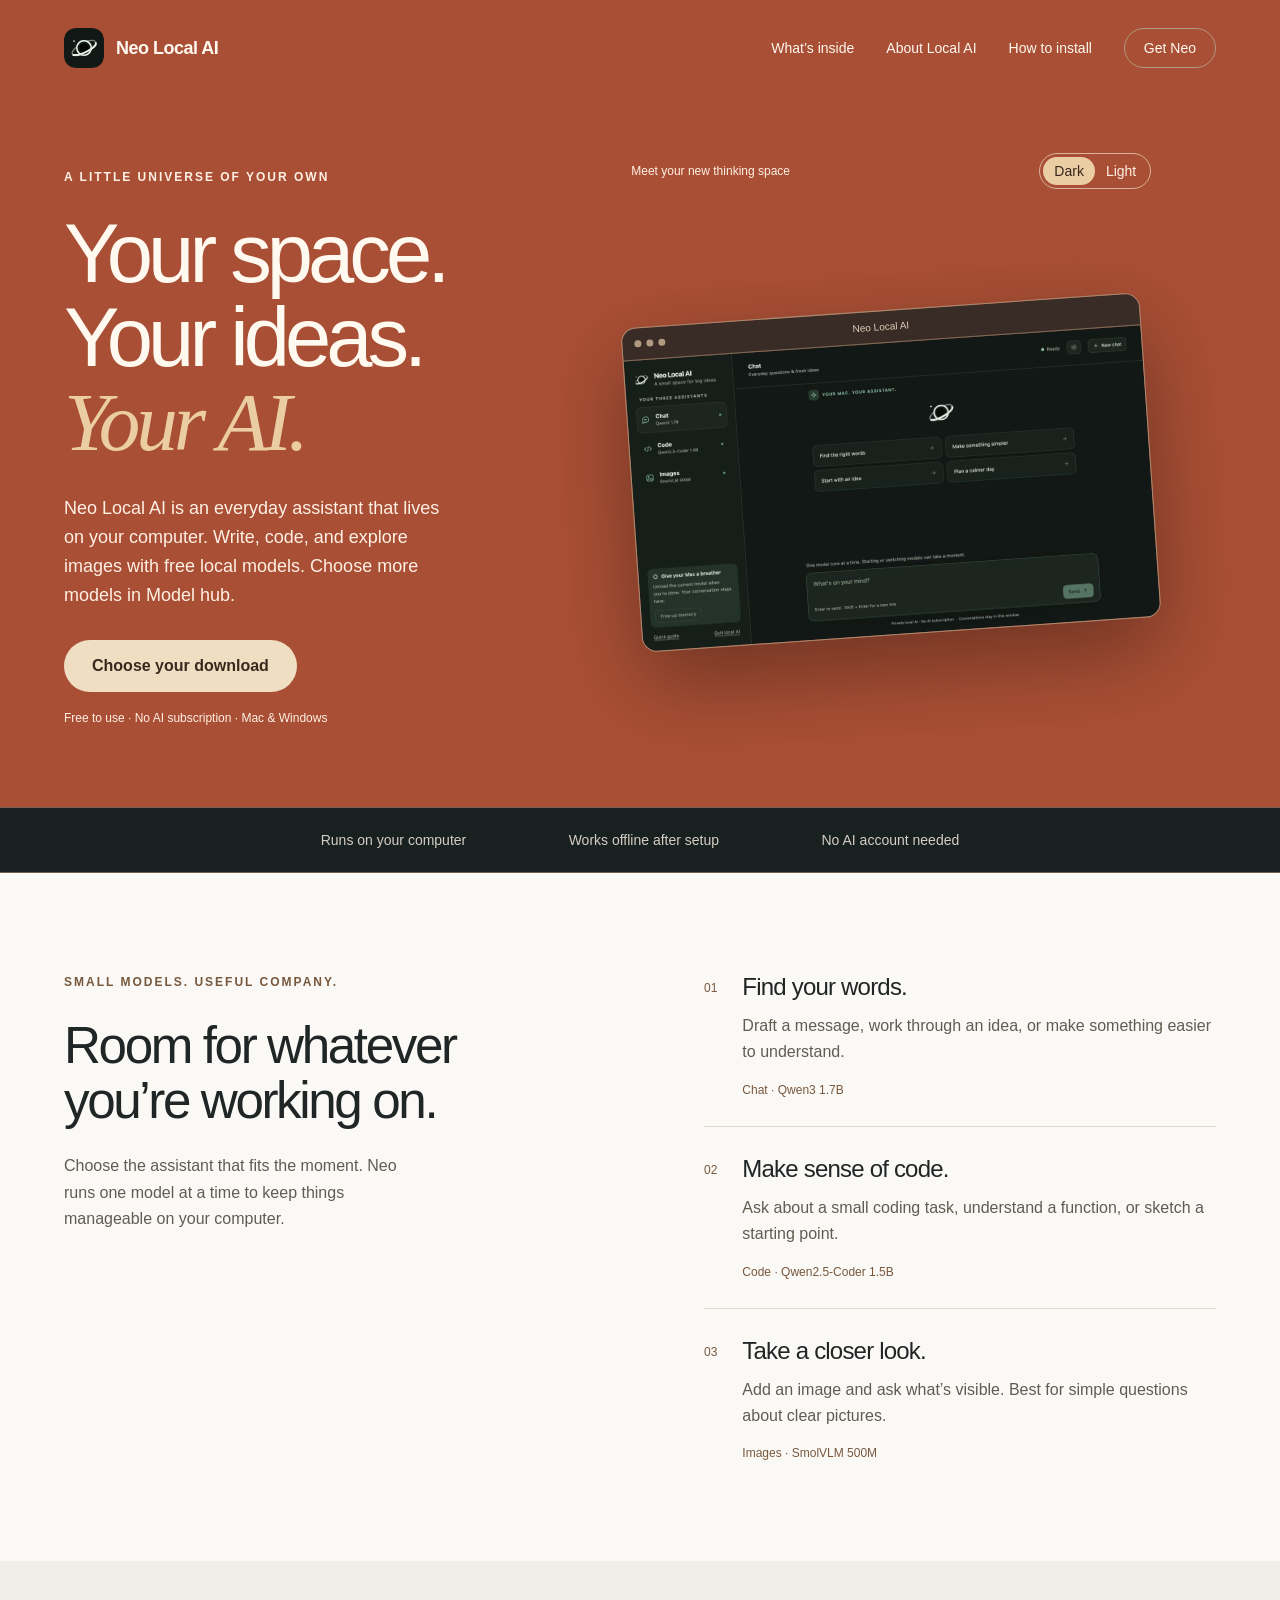
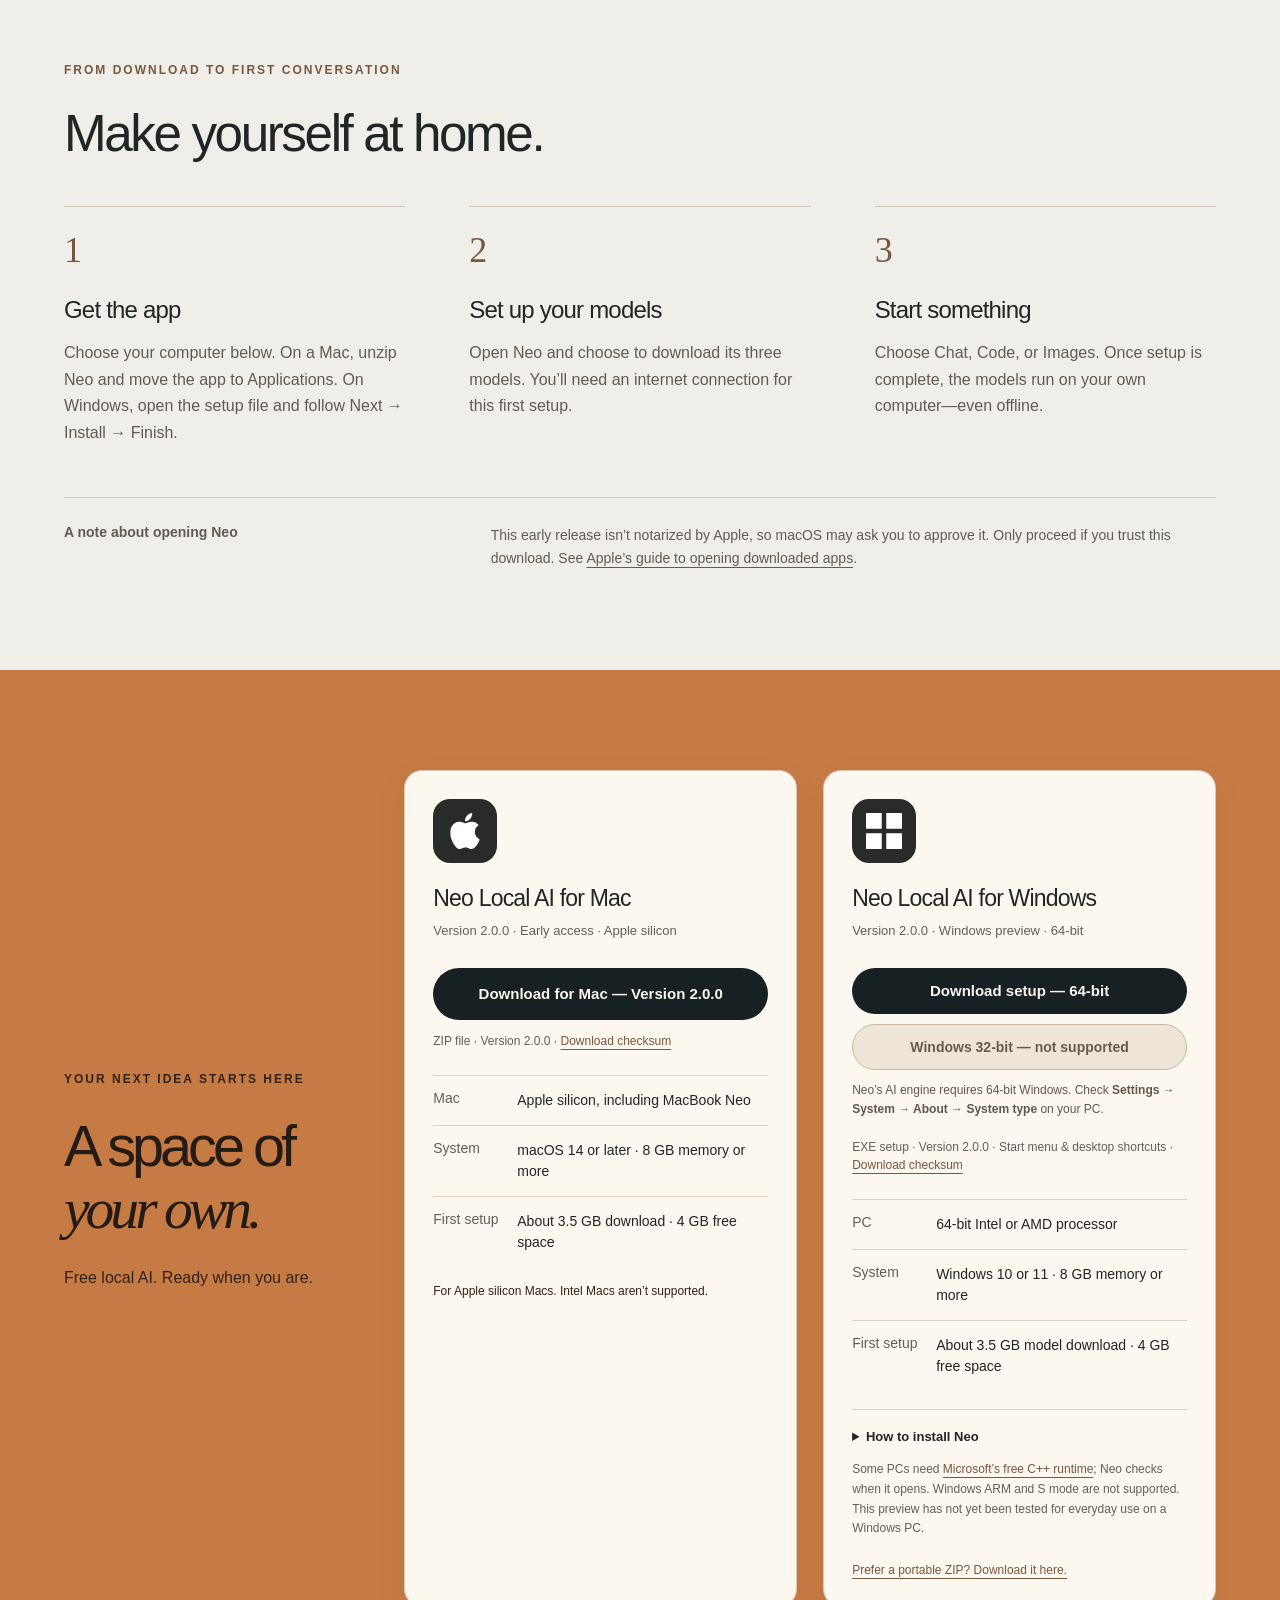
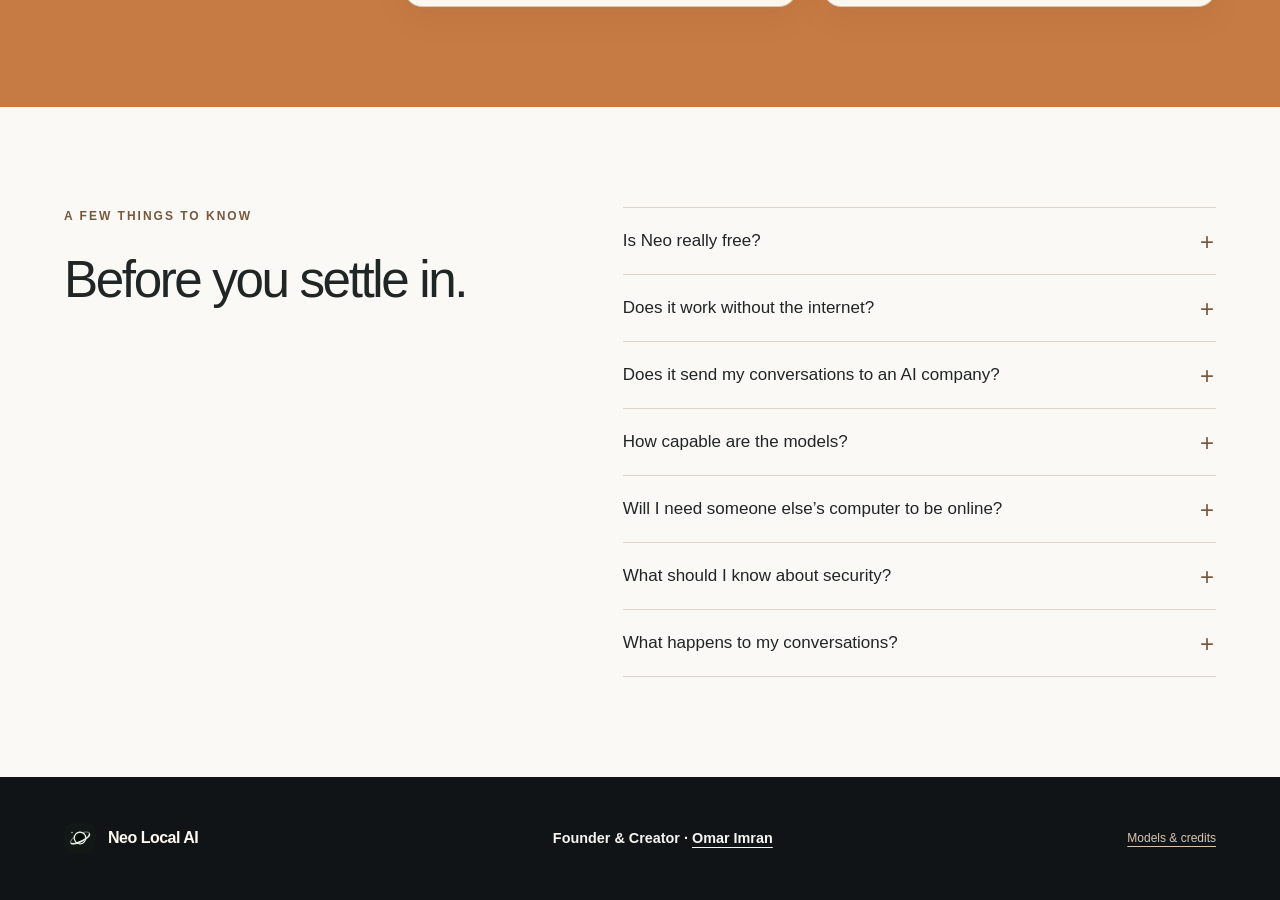
<file: index.html>
<!doctype html>
<html lang="en">
<head>
<meta charset="utf-8">
<meta http-equiv="Content-Security-Policy" content="default-src 'self'; connect-src 'none'; img-src 'self'; script-src 'self' 'sha256-h/8HFb5MToRf6qzF5IHjymlN5UshtxcSNbzQW0XjXA0='; style-src 'self'; object-src 'none'; frame-src 'none'; base-uri 'none'; form-action 'none'">
<meta name="referrer" content="strict-origin-when-cross-origin">
<meta name="viewport" content="width=device-width,initial-scale=1">
<meta name="theme-color" content="#A94F35">
<title>Neo Local AI — Free Offline AI for Mac &amp; Windows</title>
<meta name="description" content="Neo Local AI by Omar Imran. Download a free local AI assistant for chat, code and images. Works offline after setup. For Mac, with a Windows preview.">
<link rel="icon" type="image/svg+xml" href="assets/logo.svg"><link rel="stylesheet" href="style.css?v=burnt-sienna-1">
<link rel="stylesheet" href="ai-guide.css?v=1">
<link rel="stylesheet" href="device-install.css?v=4">
<link rel="canonical" href="https://neolocalai.isroot.in/">
<meta name="author" content="Omar Imran">
<meta name="application-name" content="Neo Local AI">
<meta name="robots" content="index, follow, max-image-preview:large">
<meta property="og:type" content="website">
<meta property="og:site_name" content="Neo Local AI">
<meta property="og:title" content="Neo Local AI — Free Offline AI for Mac &amp; Windows">
<meta property="og:description" content="Neo Local AI by Omar Imran. Download a free local AI assistant for chat, code and images. Works offline after setup. For Mac, with a Windows preview.">
<meta property="og:url" content="https://neolocalai.isroot.in/">
<meta property="og:image" content="https://neolocalai.isroot.in/assets/app-dark.png">
<meta property="og:image:alt" content="Neo Local AI with Chat, Code and Images assistants">
<meta name="twitter:card" content="summary_large_image">
<meta name="twitter:title" content="Neo Local AI — Free Offline AI for Mac &amp; Windows">
<meta name="twitter:description" content="Neo Local AI by Omar Imran. Download a free local AI assistant for chat, code and images. Works offline after setup. For Mac, with a Windows preview.">
<meta name="twitter:image" content="https://neolocalai.isroot.in/assets/app-dark.png">
<script type="application/ld+json">{"@context":"https://schema.org","@type":"WebSite","@id":"https://neolocalai.isroot.in/#website","url":"https://neolocalai.isroot.in/","name":"Neo Local AI","alternateName":"NeoLocalAI","description":"Neo Local AI by Omar Imran. Download a free local AI assistant for chat, code and images. Works offline after setup. For Mac, with a Windows preview.","publisher":{"@type":"Person","name":"Omar Imran"}}</script>
</head>
<body class="landing-page">
<header class="site-header"><a class="brand" href="#" aria-label="Neo Local AI home"><img src="assets/logo.svg" width="40" height="40" alt=""><span>Neo Local AI</span></a><nav aria-label="Main navigation"><a href="#inside">What’s inside</a><a class="nav-about-ai" href="about-ai.html">About Local AI</a><a href="#setup">How to install</a><a class="nav-download" href="#download">Get Neo</a></nav></header>
<main>
<section class="hero" aria-labelledby="hero-title">
<div class="hero-copy"><p class="eyebrow">A little universe of your own</p><h1 id="hero-title">Your space.<br>Your ideas.<br><em>Your AI.</em></h1><p class="hero-description">Neo Local AI is an everyday assistant that lives on your computer. Write, code, and explore images with free local models. Choose more models in Model hub.</p><a class="button primary" href="#download">Choose your download</a><p class="hero-meta">Free to use · No AI subscription · Mac &amp; Windows</p></div>
<div class="neo-preview" aria-label="Neo Local AI previews"><div class="preview-top"><span>Meet your new thinking space</span><div class="preview-switch" role="group" aria-label="App appearance preview"><button class="selected" type="button" data-theme="dark" aria-pressed="true">Dark</button><button type="button" data-theme="light" aria-pressed="false">Light</button></div></div><div class="device-preview-views"><div class="preview-panel is-active" id="preview-interface"><div class="app-window"><div class="window-top" aria-hidden="true"><span></span><span></span><span></span><b>Neo Local AI</b></div><img id="app-preview" src="assets/app-dark.png" width="694" height="681" alt="Neo Local AI interface in dark mode, with Chat, Code and Images assistants" fetchpriority="high"></div></div><div class="preview-panel device-stage" id="preview-devices" hidden aria-hidden="true"><img class="device-visual" src="assets/neo-devices.png" width="1536" height="1024" alt="Concept illustration of a laptop and phone displaying Neo Local AI. The phone is a browser preview, not a released mobile app." loading="eager" decoding="async"></div></div></div>
</section>
<div class="principles"><span>Runs on your computer</span><span>Works offline after setup</span><span>No AI account needed</span></div>
<section class="inside section" id="inside"><div class="section-intro"><p class="eyebrow">Small models. Useful company.</p><h2>Room for whatever<br>you’re working on.</h2><p>Choose the assistant that fits the moment. Neo runs one model at a time to keep things manageable on your computer.</p></div><div class="assistant-list"><article><span class="model-number">01</span><div><h3>Find your words.</h3><p>Draft a message, work through an idea, or make something easier to understand.</p><span class="model-name">Chat · Qwen3 1.7B</span></div></article><article><span class="model-number">02</span><div><h3>Make sense of code.</h3><p>Ask about a small coding task, understand a function, or sketch a starting point.</p><span class="model-name">Code · Qwen2.5-Coder 1.5B</span></div></article><article><span class="model-number">03</span><div><h3>Take a closer look.</h3><p>Add an image and ask what’s visible. Best for simple questions about clear pictures.</p><span class="model-name">Images · SmolVLM 500M</span></div></article></div></section>
<section class="setup section" id="setup"><div class="section-heading"><p class="eyebrow">From download to first conversation</p><h2>Make yourself at home.</h2></div><ol class="steps"><li><span>1</span><h3>Get the app</h3><p>Choose your computer below. On a Mac, unzip Neo and move the app to Applications. On Windows, open the setup file and follow Next → Install → Finish.</p></li><li><span>2</span><h3>Set up your models</h3><p>Open Neo and choose to download its three models. You’ll need an internet connection for this first setup.</p></li><li><span>3</span><h3>Start something</h3><p>Choose Chat, Code, or Images. Once setup is complete, the models run on your own computer—even offline.</p></li></ol><aside class="install-note"><strong>A note about opening Neo</strong><p>This early release isn’t notarized by Apple, so macOS may ask you to approve it. Only proceed if you trust this download. See <a href="https://support.apple.com/en-us/102445" target="_blank" rel="noopener noreferrer">Apple’s guide to opening downloaded apps</a>.</p></aside></section>
<!--
Apple icon: Bootstrap Icons v1.13.1.
Windows 11 symbol: four equal, front-facing squares drawn as SVG rectangles.
Sources: https://github.com/twbs/icons/blob/v1.13.1/icons/apple.svg
The redundant duplicate Apple path was omitted.

The MIT License (MIT)

Copyright (c) 2019-2024 The Bootstrap Authors

Permission is hereby granted, free of charge, to any person obtaining a copy
of this software and associated documentation files (the "Software"), to deal
in the Software without restriction, including without limitation the rights
to use, copy, modify, merge, publish, distribute, sublicense, and/or sell
copies of the Software, and to permit persons to whom the Software is
furnished to do so, subject to the following conditions:

The above copyright notice and this permission notice shall be included in
all copies or substantial portions of the Software.

THE SOFTWARE IS PROVIDED "AS IS", WITHOUT WARRANTY OF ANY KIND, EXPRESS OR
IMPLIED, INCLUDING BUT NOT LIMITED TO THE WARRANTIES OF MERCHANTABILITY,
FITNESS FOR A PARTICULAR PURPOSE AND NONINFRINGEMENT. IN NO EVENT SHALL THE
AUTHORS OR COPYRIGHT HOLDERS BE LIABLE FOR ANY CLAIM, DAMAGES OR OTHER
LIABILITY, WHETHER IN AN ACTION OF CONTRACT, TORT OR OTHERWISE, ARISING FROM,
OUT OF OR IN CONNECTION WITH THE SOFTWARE OR THE USE OR OTHER DEALINGS IN
THE SOFTWARE.
-->
<section class="download section" id="download"><div><p class="eyebrow">Your next idea starts here</p><h2>A space of<br><em>your own.</em></h2><p>Free local AI. Ready when you are.</p></div><div class="download-panel" id="mac-download"><span class="platform-mark apple-mark" aria-hidden="true"><svg xmlns="http://www.w3.org/2000/svg" width="36" height="36" viewBox="0 0 16 16" fill="currentColor" focusable="false"><path d="M11.182.008C11.148-.03 9.923.023 8.857 1.18c-1.066 1.156-.902 2.482-.878 2.516s1.52.087 2.475-1.258.762-2.391.728-2.43m3.314 11.733c-.048-.096-2.325-1.234-2.113-3.422s1.675-2.789 1.698-2.854-.597-.79-1.254-1.157a3.7 3.7 0 0 0-1.563-.434c-.108-.003-.483-.095-1.254.116-.508.139-1.653.589-1.968.607-.316.018-1.256-.522-2.267-.665-.647-.125-1.333.131-1.824.328-.49.196-1.422.754-2.074 2.237-.652 1.482-.311 3.83-.067 4.56s.625 1.924 1.273 2.796c.576.984 1.34 1.667 1.659 1.899s1.219.386 1.843.067c.502-.308 1.408-.485 1.766-.472.357.013 1.061.154 1.782.539.571.197 1.111.115 1.652-.105.541-.221 1.324-1.059 2.238-2.758q.52-1.185.473-1.282"/></svg></span><h3>Neo Local AI for Mac</h3><p class="release-label">Version 2.0.0 · Early access · Apple silicon</p><a class="button primary" id="release-download" href="downloads/Neo-Local-AI-2.0.0-Mac.zip" download>Download for Mac — Version 2.0.0</a><p id="release-status" class="download-detail">ZIP file · Version 2.0.0 · <a href="downloads/Neo-Local-AI-2.0.0-Mac.zip.sha256">Download checksum</a></p><dl><div><dt>Mac</dt><dd>Apple silicon, including MacBook Neo</dd></div><div><dt>System</dt><dd>macOS 14 or later · 8 GB memory or more</dd></div><div><dt>First setup</dt><dd>About 3.5 GB download · 4 GB free space</dd></div></dl><p class="platform-note">For Apple silicon Macs. Intel Macs aren’t supported.</p></div><div class="download-panel windows-panel" id="windows-download"><span class="platform-mark windows-mark" aria-hidden="true"><svg xmlns="http://www.w3.org/2000/svg" width="36" height="36" viewBox="0 0 16 16" fill="currentColor" focusable="false"><rect x="0" y="0" width="7" height="7"/><rect x="9" y="0" width="7" height="7"/><rect x="0" y="9" width="7" height="7"/><rect x="9" y="9" width="7" height="7"/></svg></span><h3>Neo Local AI for Windows</h3><p class="release-label">Version 2.0.0 · Windows preview · 64-bit</p><div class="windows-options"><a class="button primary" id="windows-release-download" href="downloads/Neo-Local-AI-2.0.0-Windows-x64-Setup.exe" download>Download setup — 64-bit</a><button class="not-supported" type="button" disabled aria-describedby="windows-architecture-note">Windows 32-bit — not supported</button></div><p class="architecture-help" id="windows-architecture-note">Neo’s AI engine requires 64-bit Windows. Check <strong>Settings → System → About → System type</strong> on your PC.</p><p id="windows-release-status" class="download-detail">EXE setup · Version 2.0.0 · Start menu &amp; desktop shortcuts · <a href="downloads/Neo-Local-AI-2.0.0-Windows-x64-Setup.exe.sha256">Download checksum</a></p><dl><div><dt>PC</dt><dd>64-bit Intel or AMD processor</dd></div><div><dt>System</dt><dd>Windows 10 or 11 · 8 GB memory or more</dd></div><div><dt>First setup</dt><dd>About 3.5 GB model download · 4 GB free space</dd></div></dl><details class="setup-help"><summary>How to install Neo</summary><ol><li>Download and open the setup file.</li><li>Choose Next, then Install.</li><li>Finish and open Neo from your desktop or Start menu.</li><li>Download the three models when Neo asks. After setup, they work offline.</li></ol><p>This is an unsigned preview. Windows may show an unknown-publisher warning. Only proceed if you trust this official download.</p></details><p class="platform-note">Some PCs need <a href="https://aka.ms/vc14/vc_redist.x64.exe">Microsoft’s free C++ runtime</a>; Neo checks when it opens. Windows ARM and S mode are not supported. This preview has not yet been tested for everyday use on a Windows PC.</p><a class="windows-portable" href="downloads/Neo-Local-AI-2.0.0-Windows-x64-preview.zip" download>Prefer a portable ZIP? Download it here.</a></div></section>
<section class="faq section" id="questions"><div class="section-heading"><p class="eyebrow">A few things to know</p><h2>Before you settle in.</h2></div><div class="questions"><details><summary>Is Neo really free?</summary><p>Neo uses freely available models running on your own hardware. There is no paid AI API, AI subscription, or Neo account. You use your own storage, electricity and internet connection for the initial downloads.</p></details><details><summary>Does it work without the internet?</summary><p>Yes, after the models finish downloading. Chat, code help and image questions run on your computer. Neo does not browse the web or automatically know current news.</p></details><details><summary>Does it send my conversations to an AI company?</summary><p>The local assistants process your messages and images on your computer. Model files are downloaded from Hugging Face during setup. This website does not collect your chats.</p></details><details><summary>How capable are the models?</summary><p>These are small models designed to fit modest hardware. They can make mistakes, particularly with complex reasoning, detailed images or longer tasks. Check important answers and review any code before using it.</p></details><details><summary>Will I need someone else’s computer to be online?</summary><p>No. Each person installs their own copy and models. Your conversations run on your computer, independently of the person who shared Neo with you.</p></details><details><summary>What should I know about security?</summary><p>This website provides downloads; it cannot access the AI or files on your computer. Use Neo on a personal computer with trusted users and programs. Neo blocks unrelated browser websites, but it does not isolate the app from other programs or user accounts on the same computer. Keep your operating system updated.</p></details><details><summary>What happens to my conversations?</summary><p>Owner conversations are saved locally in Neo 2.0. Open History to return to a chat, or export it as Markdown. Images and video frames are not saved in chat history.</p></details></div></section>
</main><footer><a class="brand" href="#"><img src="assets/logo.svg" width="32" height="32" alt=""><span>Neo Local AI</span></a><p class="footer-credit">Founder &amp; Creator · <a href="about.html">Omar Imran</a></p><a href="credits.html">Models &amp; credits</a></footer>

<script src="device-preview.js?v=3"></script>
</body></html>
</file>
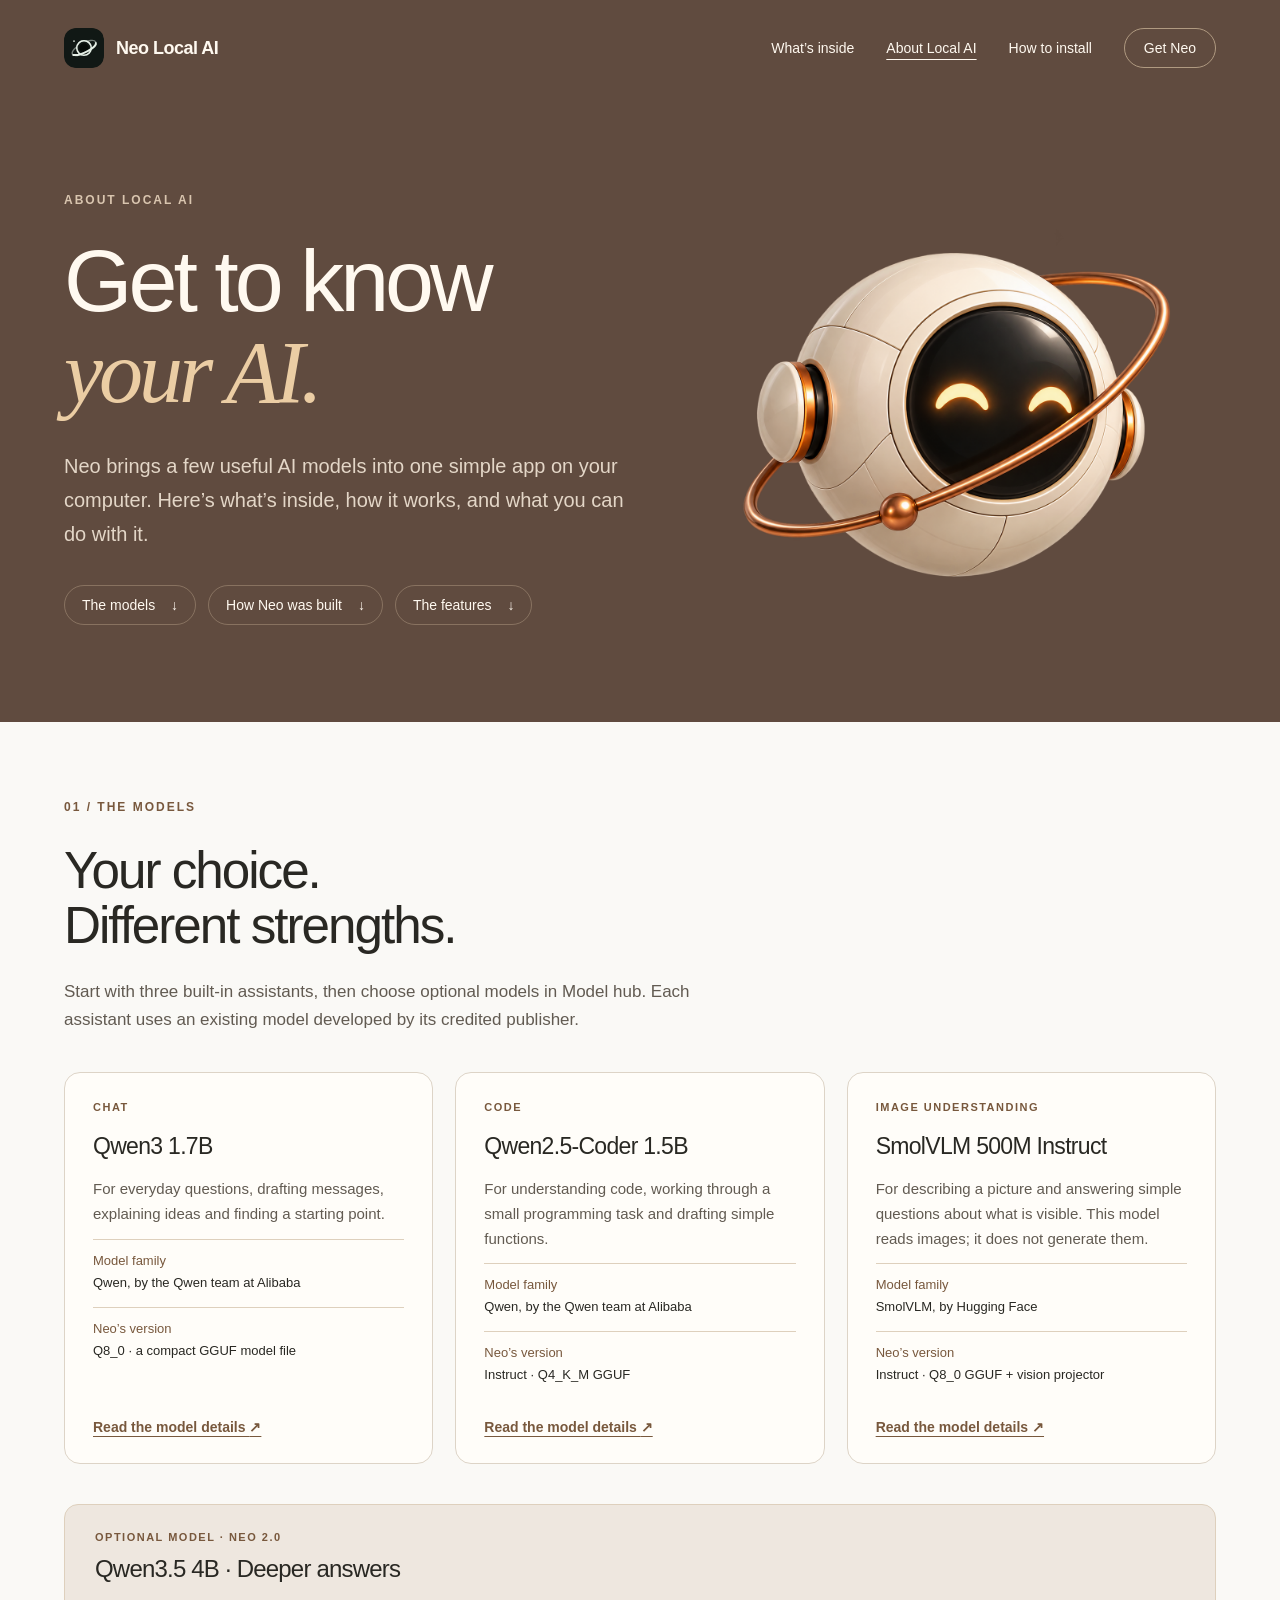
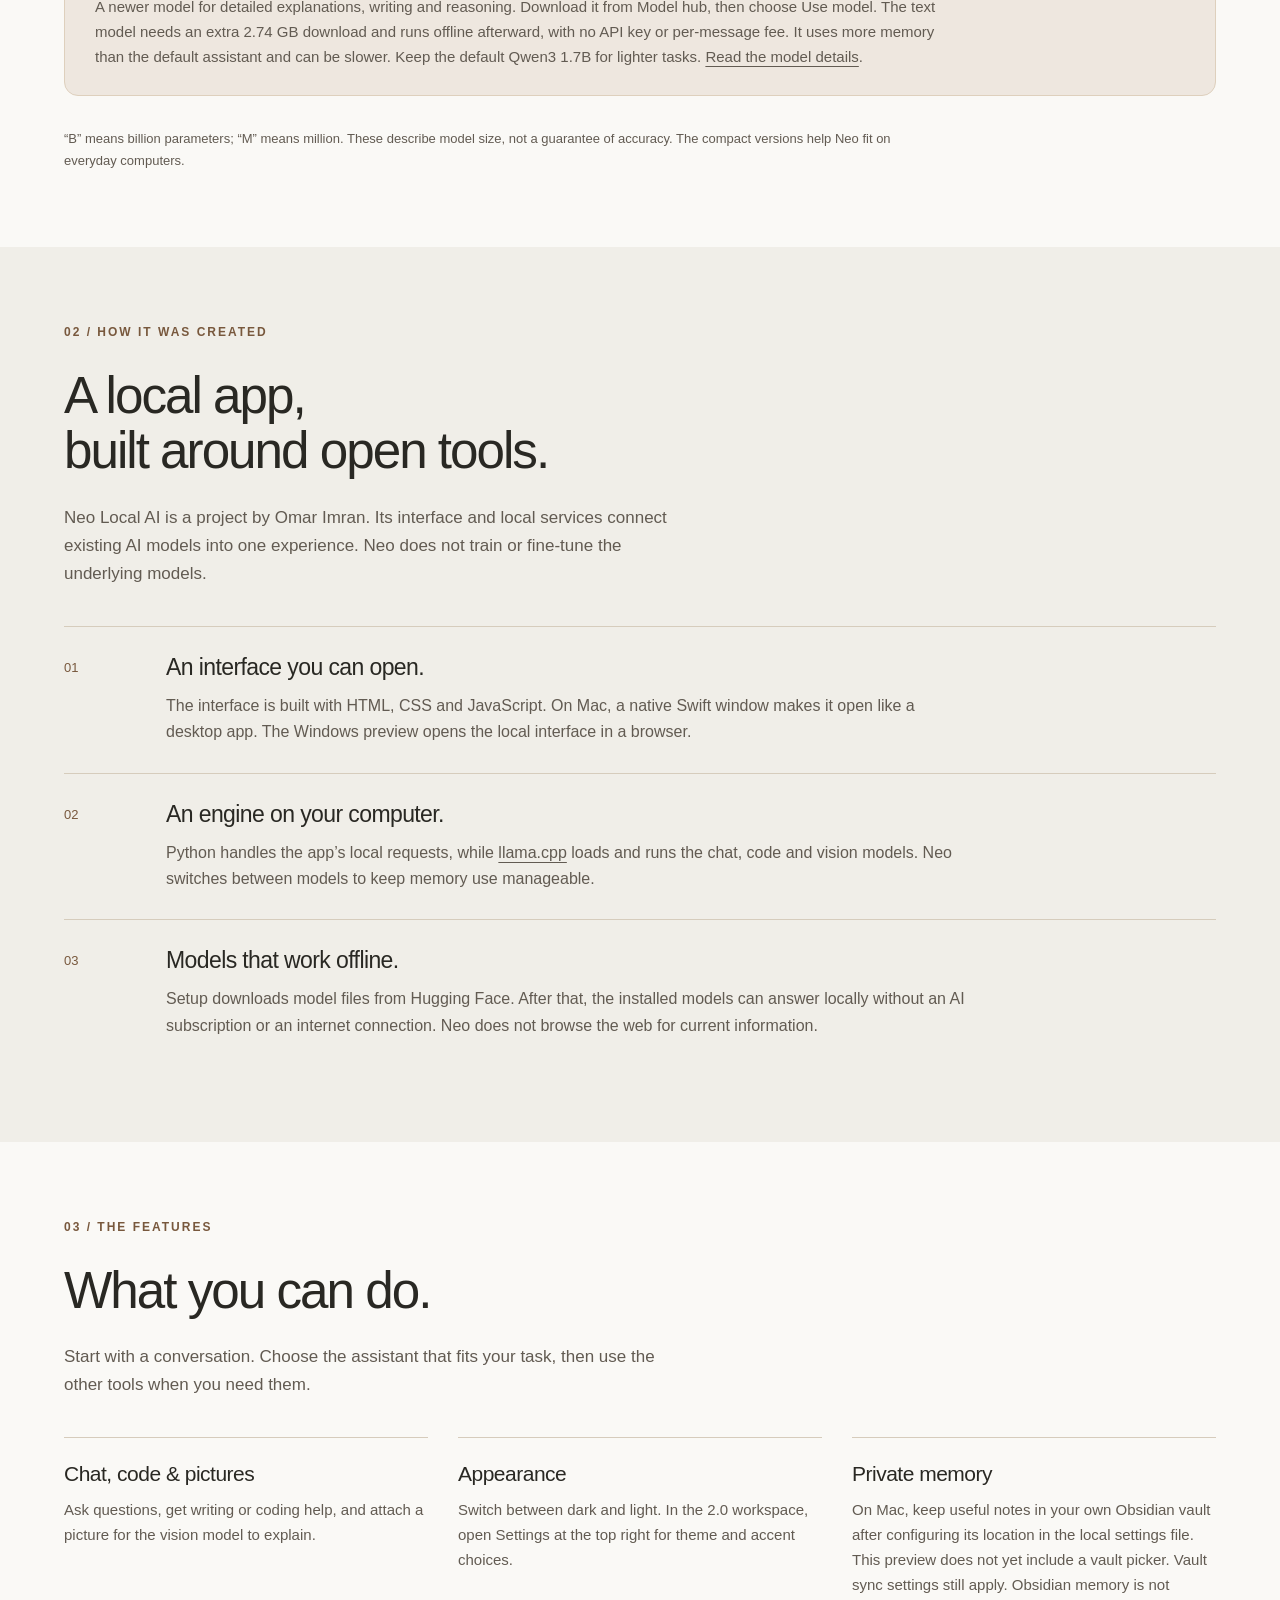
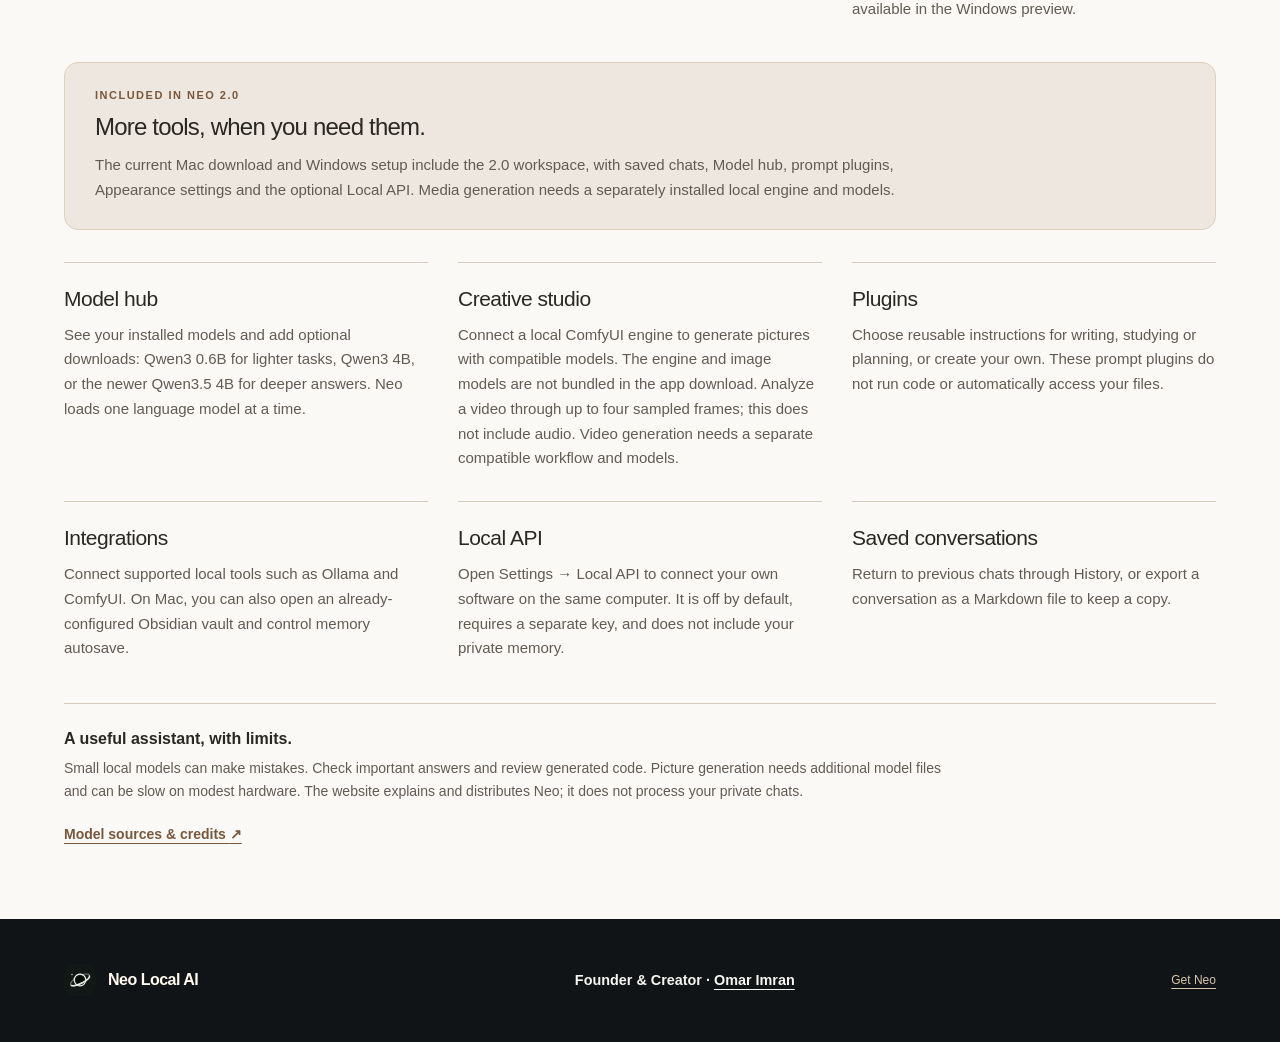
<file: about-ai.html>
<!doctype html>
<html lang="en">
<head>
  <meta charset="utf-8">
  <meta name="viewport" content="width=device-width,initial-scale=1">
  <meta http-equiv="Content-Security-Policy" content="default-src 'self'; connect-src 'none'; img-src 'self'; style-src 'self'; script-src 'none'; object-src 'none'; frame-src 'none'; base-uri 'none'; form-action 'none'">
  <meta name="referrer" content="strict-origin-when-cross-origin">
  <meta name="theme-color" content="#604b3f">
  <title>About Local AI — Neo Local AI</title>
  <meta name="description" content="Meet Neo Local AI: its local assistants and optional models, the tools behind them, how the app was built, and what its features do.">
  <link rel="canonical" href="https://neolocalai.isroot.in/about-ai.html">
  <link rel="icon" href="assets/logo.svg">
  <link rel="stylesheet" href="style.css?v=brown-cream-1">
  <link rel="stylesheet" href="ai-guide.css?v=1">
  <link rel="stylesheet" href="about-robot.css?v=1">
</head>
<body class="ai-guide-page">
<header class="site-header">
  <a class="brand" href="./"><img src="assets/logo.svg" width="40" height="40" alt=""><span>Neo Local AI</span></a>
  <nav aria-label="Main navigation"><a href="./#inside">What’s inside</a><a class="nav-about-ai" href="about-ai.html" aria-current="page">About Local AI</a><a href="./#setup">How to install</a><a class="nav-download" href="./#download">Get Neo</a></nav>
</header>
<main>
  <section class="guide-hero section" aria-labelledby="guide-title">
    <div class="guide-hero-copy">
      <p class="eyebrow">About Local AI</p>
      <h1 id="guide-title">Get to know<br><em>your AI.</em></h1>
      <p class="guide-lead">Neo brings a few useful AI models into one simple app on your computer. Here’s what’s inside, how it works, and what you can do with it.</p>
      <nav class="guide-jumps" aria-label="On this page"><a href="#models">The models <span aria-hidden="true">↓</span></a><a href="#built">How Neo was built <span aria-hidden="true">↓</span></a><a href="#features">The features <span aria-hidden="true">↓</span></a></nav>
    </div>
    <div class="neo-robot">
      <img class="neo-robot-image" src="assets/neo-robot.png" width="1254" height="1254" alt="Neo Local AI’s friendly cream robot with a copper orbital ring and warm amber eyes.">
      <!-- The original PNG stays untouched. Only these two face-local layers blink. -->
      <svg class="neo-eye-overlay" viewBox="0 0 1254 1254" aria-hidden="true" focusable="false" xmlns="http://www.w3.org/2000/svg">
        <defs>
          <linearGradient id="neo-face-left" x1="0" y1="0" x2="0" y2="1">
            <stop offset="0" stop-color="#211c17"/><stop offset="1" stop-color="#17120e"/>
          </linearGradient>
          <linearGradient id="neo-face-right" x1="0" y1="0" x2="1" y2="1">
            <stop offset="0" stop-color="#29231d"/><stop offset="1" stop-color="#201710"/>
          </linearGradient>
          <radialGradient id="neo-lid-feather">
            <stop offset="0" stop-color="white"/><stop offset=".78" stop-color="white"/><stop offset="1" stop-color="black"/>
          </radialGradient>
          <mask id="neo-left-soft" maskUnits="userSpaceOnUse" x="550" y="526" width="207" height="155">
            <ellipse cx="652" cy="603" rx="102" ry="77" fill="url(#neo-lid-feather)"/>
          </mask>
          <mask id="neo-right-soft" maskUnits="userSpaceOnUse" x="788" y="544" width="160" height="121">
            <ellipse cx="870" cy="606" rx="82" ry="61" fill="url(#neo-lid-feather)"/>
          </mask>
          <clipPath id="neo-left-eye-crop"><ellipse cx="652" cy="601" rx="87" ry="53"/></clipPath>
          <clipPath id="neo-right-eye-crop"><ellipse cx="873" cy="606" rx="65" ry="42"/></clipPath>
          <!-- This diagonal boundary stays above the foreground copper ring. -->
          <clipPath id="neo-right-face-boundary"><path d="M788 540H945V625L916 650H788Z"/></clipPath>
        </defs>
        <g class="neo-eye-cover neo-eye-cover-left">
          <rect x="550" y="526" width="207" height="155" fill="url(#neo-face-left)" mask="url(#neo-left-soft)"/>
          <g class="neo-eye-shape neo-eye-shape-left">
            <image href="assets/neo-robot.png" width="1254" height="1254" clip-path="url(#neo-left-eye-crop)"/>
          </g>
        </g>
        <g clip-path="url(#neo-right-face-boundary)">
          <g class="neo-eye-cover neo-eye-cover-right">
            <rect x="788" y="544" width="160" height="121" fill="url(#neo-face-right)" mask="url(#neo-right-soft)"/>
            <g class="neo-eye-shape neo-eye-shape-right">
              <image href="assets/neo-robot.png" width="1254" height="1254" clip-path="url(#neo-right-eye-crop)"/>
            </g>
          </g>
        </g>
      </svg>
    </div>
  </section>
  <section class="guide-section section" id="models" aria-labelledby="models-title">
    <div class="guide-section-head"><p class="eyebrow">01 / The models</p><h2 id="models-title">Your choice.<br>Different strengths.</h2><p>Start with three built-in assistants, then choose optional models in Model hub. Each assistant uses an existing model developed by its credited publisher.</p></div>
    <div class="guide-models">
      <article><span class="guide-label">CHAT</span><h3>Qwen3 1.7B</h3><p>For everyday questions, drafting messages, explaining ideas and finding a starting point.</p><dl><div><dt>Model family</dt><dd>Qwen, by the Qwen team at Alibaba</dd></div><div><dt>Neo’s version</dt><dd>Q8_0 · a compact GGUF model file</dd></div></dl><a href="https://huggingface.co/Qwen/Qwen3-1.7B-GGUF">Read the model details <span aria-hidden="true">↗</span></a></article>
      <article><span class="guide-label">CODE</span><h3>Qwen2.5-Coder 1.5B</h3><p>For understanding code, working through a small programming task and drafting simple functions.</p><dl><div><dt>Model family</dt><dd>Qwen, by the Qwen team at Alibaba</dd></div><div><dt>Neo’s version</dt><dd>Instruct · Q4_K_M GGUF</dd></div></dl><a href="https://huggingface.co/Qwen/Qwen2.5-Coder-1.5B-Instruct-GGUF">Read the model details <span aria-hidden="true">↗</span></a></article>
      <article><span class="guide-label">IMAGE UNDERSTANDING</span><h3>SmolVLM 500M Instruct</h3><p>For describing a picture and answering simple questions about what is visible. This model reads images; it does not generate them.</p><dl><div><dt>Model family</dt><dd>SmolVLM, by Hugging Face</dd></div><div><dt>Neo’s version</dt><dd>Instruct · Q8_0 GGUF + vision projector</dd></div></dl><a href="https://huggingface.co/ggml-org/SmolVLM-500M-Instruct-GGUF">Read the model details <span aria-hidden="true">↗</span></a></article>
    </div>
    <div class="guide-version"><span class="guide-label">OPTIONAL MODEL · NEO 2.0</span><h3>Qwen3.5 4B · Deeper answers</h3><p>A newer model for detailed explanations, writing and reasoning. Download it from Model hub, then choose Use model. The text model needs an extra 2.74 GB download and runs offline afterward, with no API key or per-message fee. It uses more memory than the default assistant and can be slower. Keep the default Qwen3 1.7B for lighter tasks. <a href="https://huggingface.co/Qwen/Qwen3.5-4B">Read the model details</a>.</p></div>
    <p class="guide-footnote">“B” means billion parameters; “M” means million. These describe model size, not a guarantee of accuracy. The compact versions help Neo fit on everyday computers.</p>
  </section>
  <section class="guide-section guide-warm section" id="built" aria-labelledby="built-title">
    <div class="guide-section-head"><p class="eyebrow">02 / How it was created</p><h2 id="built-title">A local app,<br>built around open tools.</h2><p>Neo Local AI is a project by Omar Imran. Its interface and local services connect existing AI models into one experience. Neo does not train or fine-tune the underlying models.</p></div>
    <ol class="guide-build"><li><span>01</span><div><h3>An interface you can open.</h3><p>The interface is built with HTML, CSS and JavaScript. On Mac, a native Swift window makes it open like a desktop app. The Windows preview opens the local interface in a browser.</p></div></li><li><span>02</span><div><h3>An engine on your computer.</h3><p>Python handles the app’s local requests, while <a href="https://github.com/ggml-org/llama.cpp">llama.cpp</a> loads and runs the chat, code and vision models. Neo switches between models to keep memory use manageable.</p></div></li><li><span>03</span><div><h3>Models that work offline.</h3><p>Setup downloads model files from Hugging Face. After that, the installed models can answer locally without an AI subscription or an internet connection. Neo does not browse the web for current information.</p></div></li></ol>
  </section>
  <section class="guide-section section" id="features" aria-labelledby="features-title">
    <div class="guide-section-head"><p class="eyebrow">03 / The features</p><h2 id="features-title">What you can do.</h2><p>Start with a conversation. Choose the assistant that fits your task, then use the other tools when you need them.</p></div>
    <div class="guide-features">
      <article><h3>Chat, code &amp; pictures</h3><p>Ask questions, get writing or coding help, and attach a picture for the vision model to explain.</p></article>
      <article><h3>Appearance</h3><p>Switch between dark and light. In the 2.0 workspace, open Settings at the top right for theme and accent choices.</p></article>
      <article><h3>Private memory</h3><p>On Mac, keep useful notes in your own Obsidian vault after configuring its location in the local settings file. This preview does not yet include a vault picker. Vault sync settings still apply. Obsidian memory is not available in the Windows preview.</p></article>
    </div>
    <div class="guide-version"><span class="guide-label">INCLUDED IN NEO 2.0</span><h3>More tools, when you need them.</h3><p>The current Mac download and Windows setup include the 2.0 workspace, with saved chats, Model hub, prompt plugins, Appearance settings and the optional Local API. Media generation needs a separately installed local engine and models.</p></div>
    <div class="guide-features">
      <article><h3>Model hub</h3><p>See your installed models and add optional downloads: Qwen3 0.6B for lighter tasks, Qwen3 4B, or the newer Qwen3.5 4B for deeper answers. Neo loads one language model at a time.</p></article>
      <article><h3>Creative studio</h3><p>Connect a local ComfyUI engine to generate pictures with compatible models. The engine and image models are not bundled in the app download. Analyze a video through up to four sampled frames; this does not include audio. Video generation needs a separate compatible workflow and models.</p></article>
      <article><h3>Plugins</h3><p>Choose reusable instructions for writing, studying or planning, or create your own. These prompt plugins do not run code or automatically access your files.</p></article>
      <article><h3>Integrations</h3><p>Connect supported local tools such as Ollama and ComfyUI. On Mac, you can also open an already-configured Obsidian vault and control memory autosave.</p></article>
      <article><h3>Local API</h3><p>Open Settings → Local API to connect your own software on the same computer. It is off by default, requires a separate key, and does not include your private memory.</p></article>
      <article><h3>Saved conversations</h3><p>Return to previous chats through History, or export a conversation as a Markdown file to keep a copy.</p></article>
    </div>
    <aside class="guide-note"><strong>A useful assistant, with limits.</strong><p>Small local models can make mistakes. Check important answers and review generated code. Picture generation needs additional model files and can be slow on modest hardware. The website explains and distributes Neo; it does not process your private chats.</p></aside>
    <a class="guide-credits" href="credits.html">Model sources &amp; credits <span aria-hidden="true">↗</span></a>
  </section>
</main>
<footer><a class="brand" href="./"><img src="assets/logo.svg" width="32" height="32" alt=""><span>Neo Local AI</span></a><p class="footer-credit">Founder &amp; Creator · <a href="about.html">Omar Imran</a></p><a href="./#download">Get Neo</a></footer>
</body>
</html>
</file>
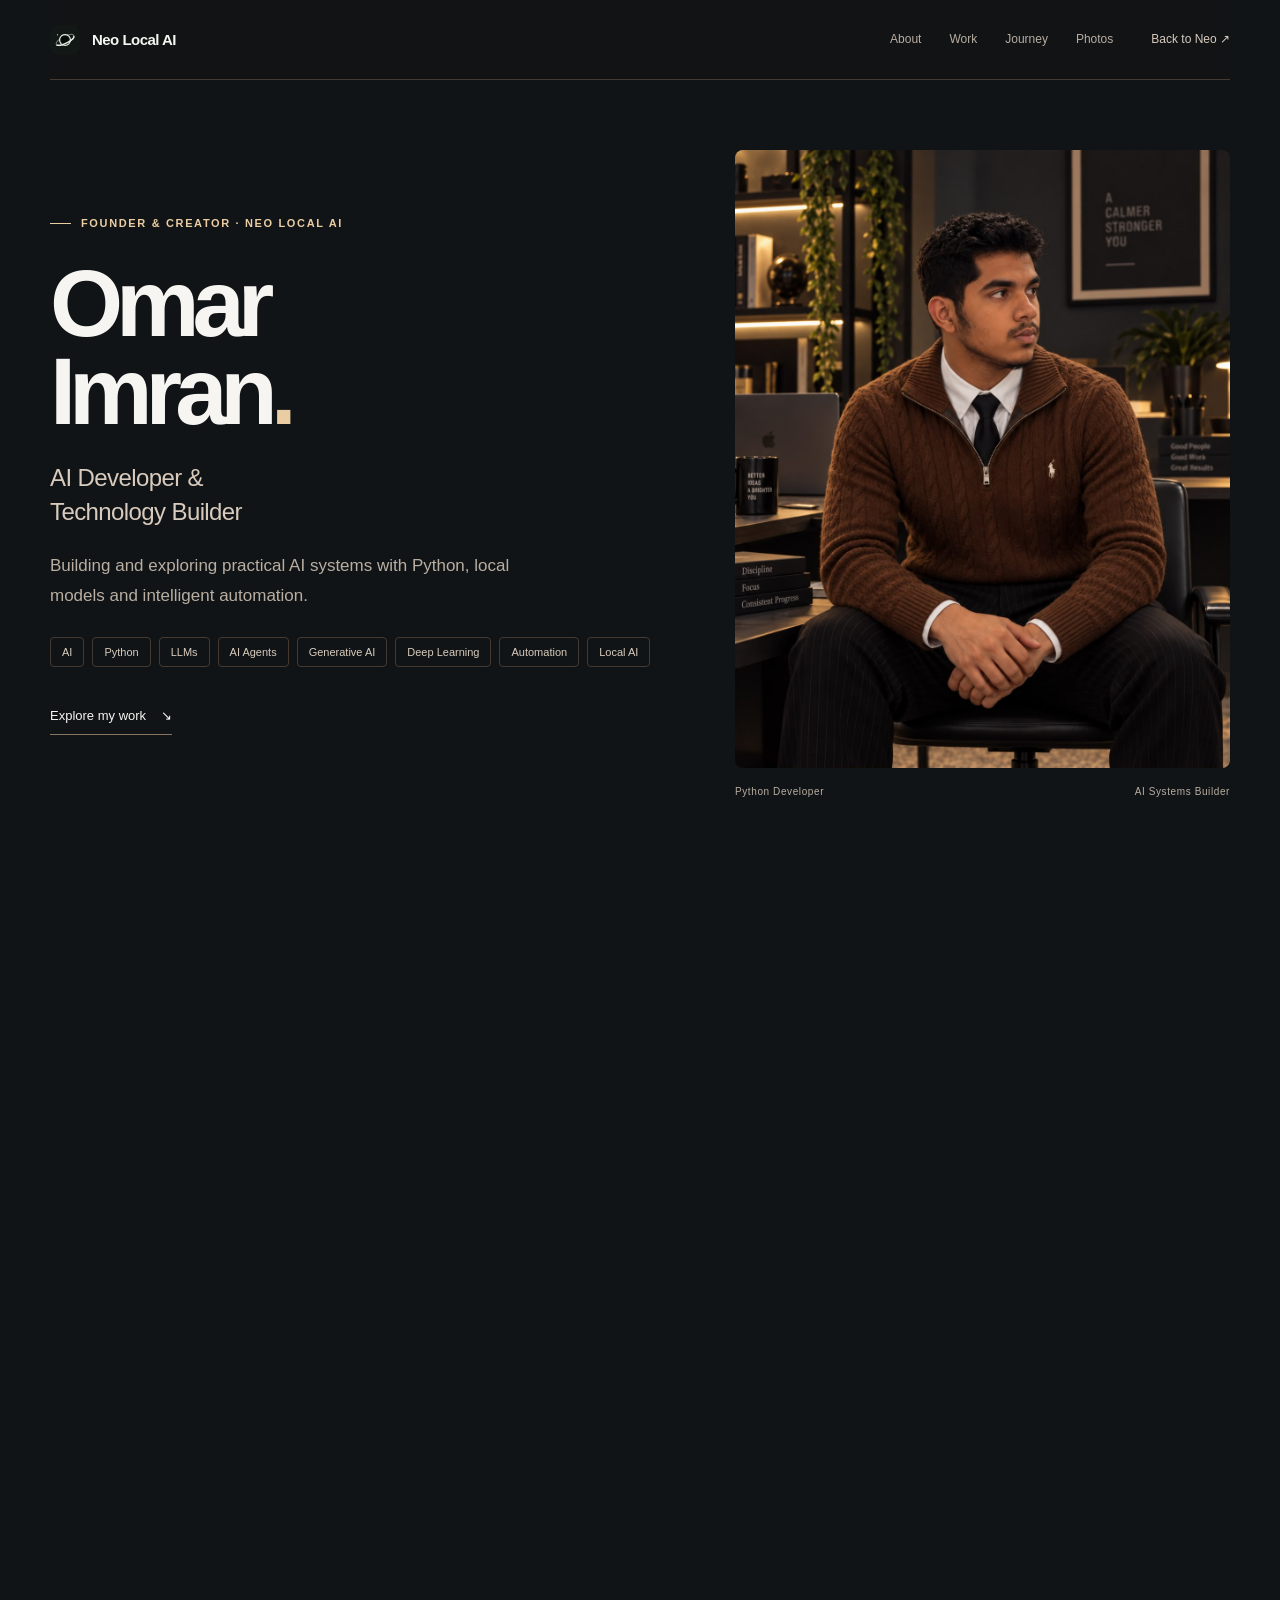
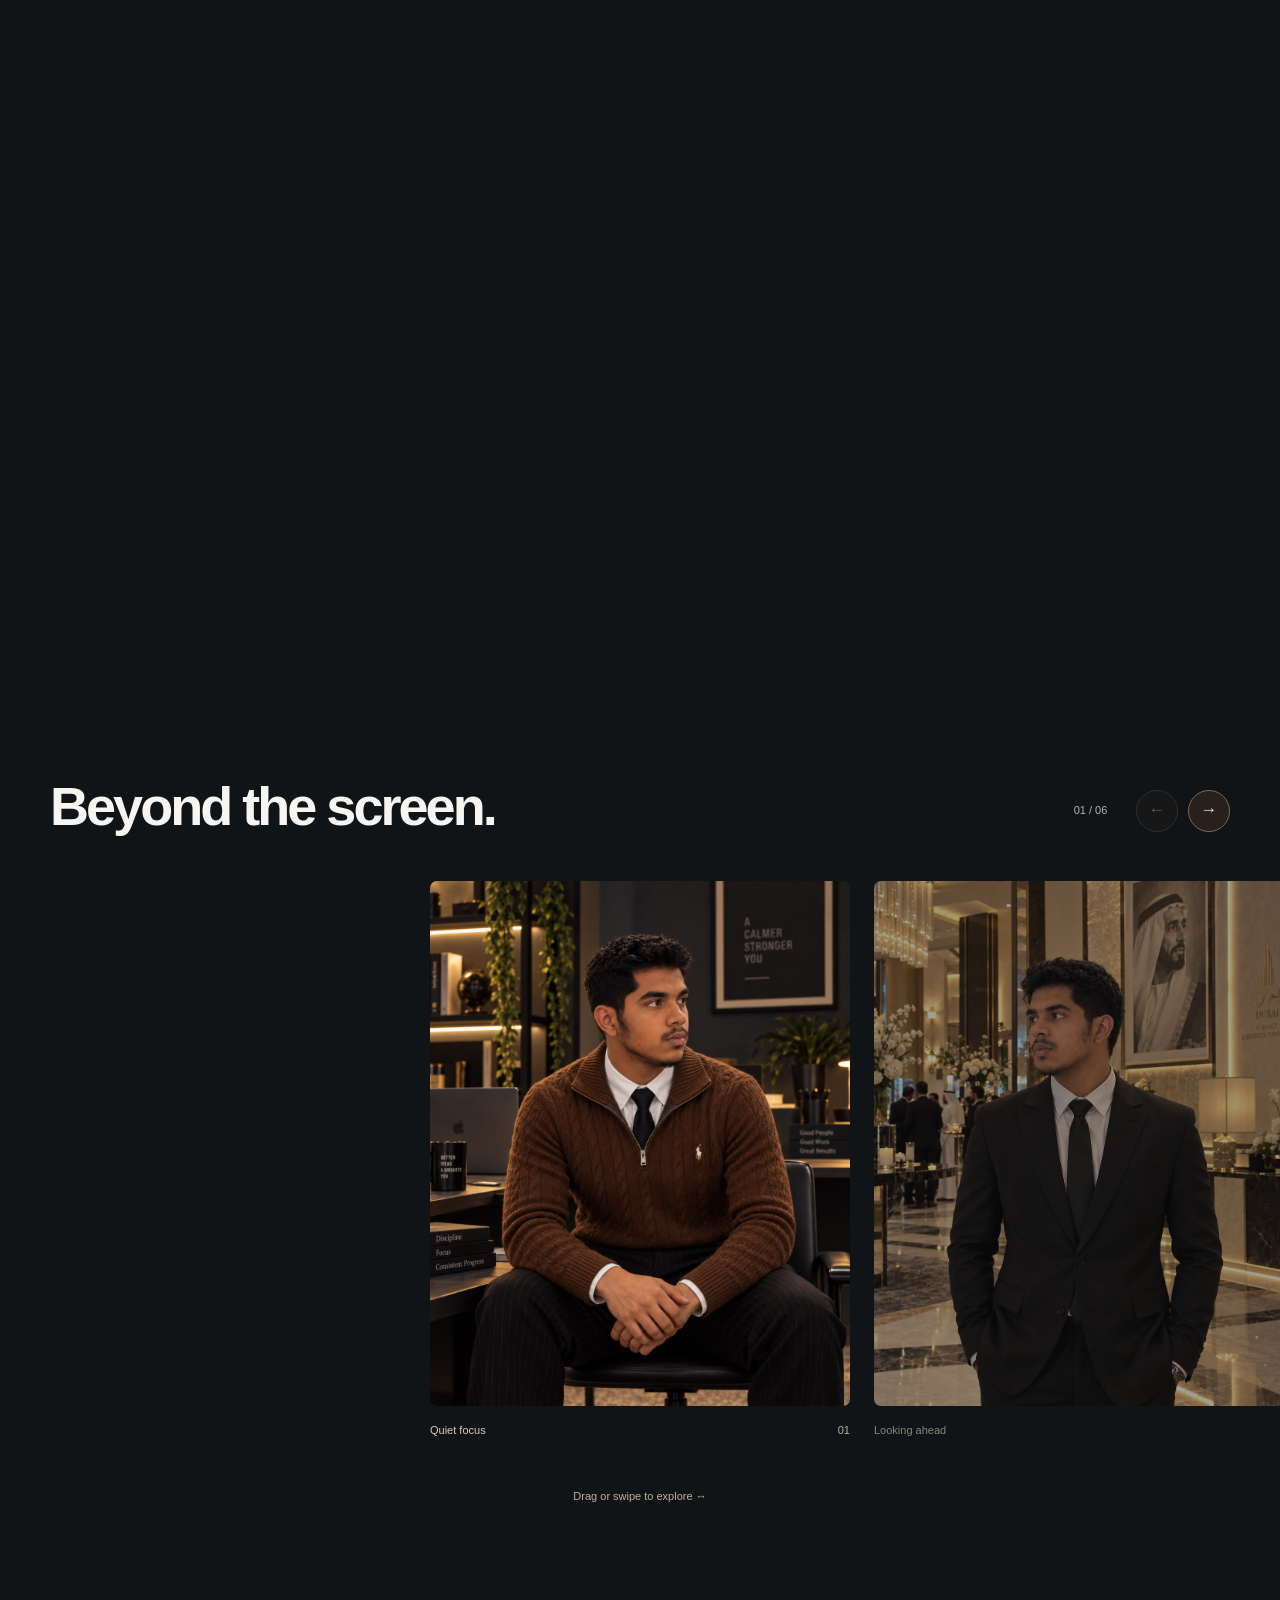
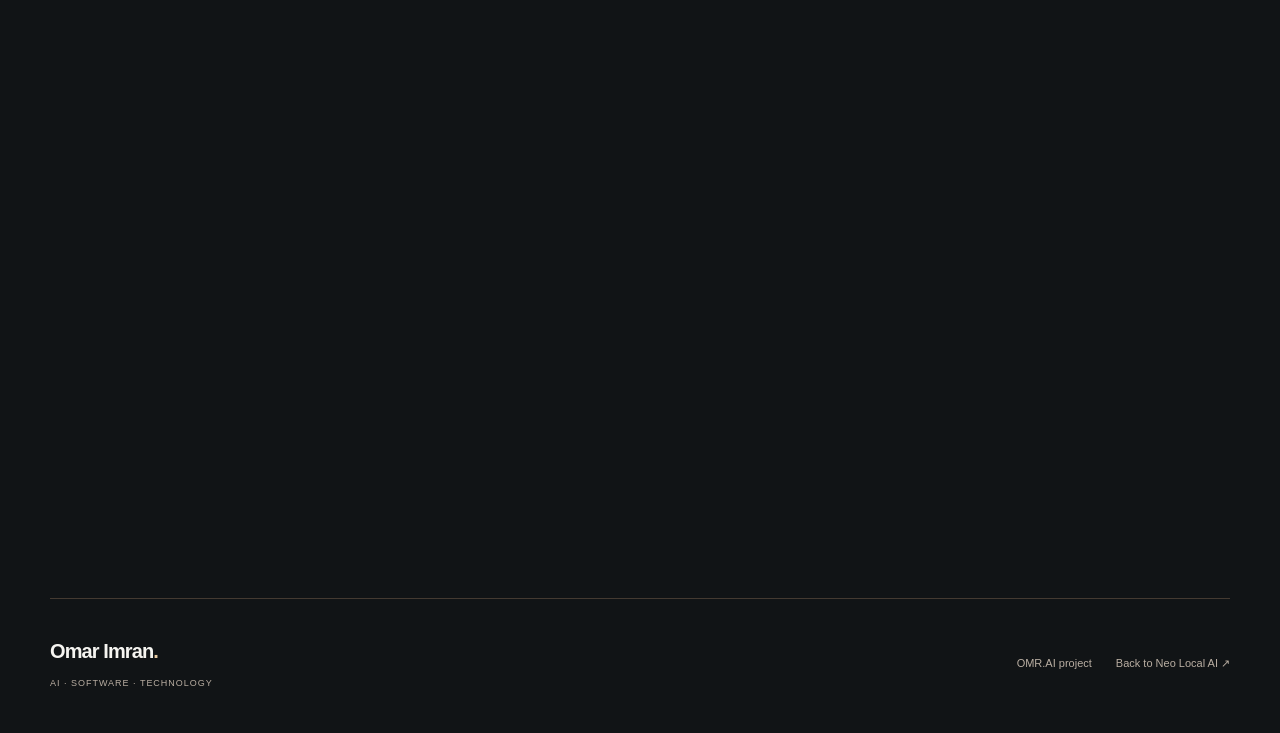
<file: about.html>
<!doctype html>
<html lang="en">
<head>
<meta charset="utf-8">
<meta name="viewport" content="width=device-width,initial-scale=1">
<meta http-equiv="Content-Security-Policy" content="default-src 'self'; connect-src 'none'; img-src 'self'; script-src 'self'; style-src 'self'; object-src 'none'; frame-src 'none'; base-uri 'none'; form-action 'none'">
<meta name="referrer" content="strict-origin-when-cross-origin">
<meta name="theme-color" content="#111416">
<title>Omar Imran — AI Developer &amp; Technology Builder</title>
<meta name="description" content="Omar Imran is an AI developer and technology builder exploring artificial intelligence, Python, large language models, AI agents and intelligent software systems.">
<meta name="author" content="Omar Imran">
<link rel="canonical" href="https://neolocalai.isroot.in/about.html">
<meta property="og:type" content="profile">
<meta property="og:title" content="Omar Imran — AI Developer">
<meta property="og:description" content="Building and exploring practical AI systems with Python, local models and intelligent automation.">
<meta property="og:url" content="https://neolocalai.isroot.in/about.html">
<meta property="og:image" content="https://neolocalai.isroot.in/assets/omar-workspace.jpg">
<meta property="og:image:alt" content="Portrait of Omar Imran seated in a workspace">
<meta name="twitter:card" content="summary_large_image">
<link rel="icon" type="image/svg+xml" href="assets/logo.svg">
<link rel="stylesheet" href="profile.css?v=gallery-6">
<script src="profile.js?v=profile-v2" defer></script>
</head>
<body>
<a class="skip-link" href="#main">Skip to content</a>
<header class="profile-header">
  <a class="brand" href="./" aria-label="Neo Local AI home"><img src="assets/logo.svg" width="32" height="32" alt=""><span>Neo Local AI</span></a>
  <button class="menu-toggle" type="button" data-menu-toggle aria-expanded="false" aria-controls="profile-nav">Menu <span aria-hidden="true">+</span></button>
  <nav id="profile-nav" class="profile-nav" data-mobile-nav aria-label="Profile navigation"><a href="#about">About</a><a href="#work">Work</a><a href="#journey">Journey</a><a href="#photos">Photos</a><a class="back-link" href="./">Back to Neo <span aria-hidden="true">↗</span></a></nav>
</header>
<main id="main">
  <section class="hero section-shell" aria-labelledby="hero-title">
    <div class="hero-copy" data-reveal>
      <p class="eyebrow"><span class="small-line" aria-hidden="true"></span>Founder &amp; Creator · Neo Local AI</p>
      <h1 id="hero-title">Omar<br>Imran<span class="name-period">.</span></h1>
      <p class="hero-role">AI Developer &amp;<br>Technology Builder</p>
      <p class="hero-intro">Building and exploring practical AI systems with Python, local models and intelligent automation.</p>
      <ul class="tags hero-tags" aria-label="Areas of interest"><li>AI</li><li>Python</li><li>LLMs</li><li>AI Agents</li><li>Generative AI</li><li>Deep Learning</li><li>Automation</li><li>Local AI</li></ul>
      <a class="text-link hero-link" href="#work">Explore my work <span aria-hidden="true">↘</span></a>
    </div>
    <figure class="hero-portrait" data-reveal><img src="assets/omar-workspace.jpg" width="1122" height="1402" alt="Omar Imran seated in a workspace, wearing a brown knit sweater" fetchpriority="high"><figcaption><span>Python Developer</span><span>AI Systems Builder</span></figcaption></figure>
  </section>
  <section id="about" class="section-shell about-section section-space" aria-labelledby="about-title">
    <div class="section-label" data-reveal><span>01 / About</span><span>Curiosity into practice</span></div>
    <div class="about-grid">
      <figure class="about-portrait" data-reveal><img src="assets/omar-black-suit.jpg" width="1087" height="1447" alt="Omar Imran in a black suit" loading="lazy" decoding="async"><figcaption>Omar Imran · Founder &amp; Creator</figcaption></figure>
      <div class="about-copy" data-reveal><h2 id="about-title">Understanding AI.<br>Building with it.</h2>
        <p class="lead">I’m Omar Imran, a 17-year-old AI developer and technology builder exploring how artificial intelligence can become more useful, capable and personal.</p>
        <p>My work and learning focus on large language models, generative AI, AI agents, deep learning and automation. I’m interested in understanding how these technologies work and combining them into practical software through independent development and experimentation.</p>
        <p>Python is my main programming language. I’m building on an intermediate foundation through hands-on projects, alongside professional learning and certification work from organizations including Google, Microsoft and AWS.</p>
        <p>As the founder and creator of Neo Local AI, I’m exploring more personal ways to use intelligent software. One of my central projects is OMR.AI, an evolving AI platform bringing together ideas around models, tools, memory and human interaction.</p>
      </div>
    </div>
  </section>
  <section id="work" class="section-shell section-space" aria-labelledby="work-title">
    <div class="section-label" data-reveal><span>02 / Areas of work</span><span>Ideas, models, applications</span></div>
    <div class="section-heading" data-reveal><h2 id="work-title">What I work on.</h2><p>Learning through development, from the underlying concepts to the experience of using them.</p></div>
    <div class="work-grid">
      <article class="work-card" data-reveal><svg viewBox="0 0 32 32" fill="none" stroke="currentColor" stroke-width="1.3" aria-hidden="true"><path d="m16 3 12 7v12l-12 7-12-7V10zM4 10l12 7 12-7M16 17v12"/><path d="m10 6 12 7v12"/></svg><h3>Artificial Intelligence</h3><p>Exploring how intelligent software can support practical, everyday tasks.</p></article>
      <article class="work-card" data-reveal><svg viewBox="0 0 32 32" fill="none" stroke="currentColor" stroke-width="1.3" aria-hidden="true"><path d="M5 5h22v17H14l-7 6v-6H5zM10 11h12M10 16h8"/></svg><h3>Large Language Models</h3><p>Experimenting with language models, their capabilities and their limitations.</p></article>
      <article class="work-card" data-reveal><svg viewBox="0 0 32 32" fill="none" stroke="currentColor" stroke-width="1.3" aria-hidden="true"><rect x="9" y="10" width="14" height="13" rx="3"/><path d="M16 5v5M5 16h4M23 16h4M13 16h1M18 16h1M13 23v4M19 23v4"/><circle cx="16" cy="4" r="1"/></svg><h3>AI Agents</h3><p>Exploring assistants that use tools and work through a sequence of tasks.</p></article>
      <article class="work-card" data-reveal><svg viewBox="0 0 32 32" fill="none" stroke="currentColor" stroke-width="1.3" aria-hidden="true"><path d="m11 8-8 8 8 8M21 8l8 8-8 8M19 5l-6 22"/></svg><h3>Python Development</h3><p>Building applications and experiments while strengthening my Python foundation.</p></article>
      <article class="work-card" data-reveal><svg viewBox="0 0 32 32" fill="none" stroke="currentColor" stroke-width="1.3" aria-hidden="true"><path d="m16 3 3.5 9.5L29 16l-9.5 3.5L16 29l-3.5-9.5L3 16l9.5-3.5zM26 3v6M23 6h6"/></svg><h3>Generative AI</h3><p>Exploring tools and models that create text, images and other forms of content.</p></article>
      <article class="work-card" data-reveal><svg viewBox="0 0 32 32" fill="none" stroke="currentColor" stroke-width="1.3" aria-hidden="true"><path d="m7 8 18 8L7 24M7 8l18 16M7 24 25 8"/><circle cx="6" cy="8" r="3"/><circle cx="6" cy="24" r="3"/><circle cx="26" cy="8" r="3"/><circle cx="26" cy="16" r="3"/><circle cx="26" cy="24" r="3"/></svg><h3>Deep Learning</h3><p>Developing an understanding of neural networks and the systems built around them.</p></article>
      <article class="work-card" data-reveal><svg viewBox="0 0 32 32" fill="none" stroke="currentColor" stroke-width="1.3" aria-hidden="true"><path d="M8 7h13a5 5 0 0 1 5 5v6M24 15l2 3 3-3M24 25H11a5 5 0 0 1-5-5v-6M3 17l3-3 2 3"/><circle cx="6" cy="7" r="2"/><circle cx="26" cy="25" r="2"/></svg><h3>AI Automation</h3><p>Connecting models, APIs and tools to simplify repeated work.</p></article>
      <article class="work-card" data-reveal><svg viewBox="0 0 32 32" fill="none" stroke="currentColor" stroke-width="1.3" aria-hidden="true"><rect x="4" y="5" width="24" height="18" rx="2"/><path d="M11 28h10M16 23v5M12 11h8v6h-8z"/></svg><h3>Local AI Systems</h3><p>Experimenting with models that run on personal devices and support local processing.</p></article>
    </div>
  </section>
  <section id="project" class="section-shell section-space" aria-labelledby="project-title">
    <div class="section-label" data-reveal><span>03 / Featured project</span><span>A personal development project</span></div>
    <div class="project-panel" data-reveal>
      <div class="project-topline"><p class="eyebrow">Personal AI System</p><span class="status-label">In development</span></div>
      <h2 id="project-title">OMR<span>.AI</span></h2><p class="project-lead">Exploring how the pieces of personal AI can work together.</p>
      <p class="project-description">OMR.AI is an evolving personal platform exploring conversational intelligence, AI tools and automation in one experience. Its development brings together experiments with local and cloud models, assistants, agentic workflows and privacy-oriented local processing.</p>
      <div class="project-details"><div><h3>Models &amp; interaction</h3><p>Local and cloud model switching, voice interaction, web research and computer assistance.</p></div><div><h3>Tools &amp; memory</h3><p>Tool calling, plugin architecture, memory systems and personal AI workflows.</p></div><div><h3>Multimodal exploration</h3><p>Experiments with image and video-generation integrations alongside conversational AI.</p></div></div>
      <ul class="tags project-tags" aria-label="OMR.AI areas of exploration"><li>Local Models</li><li>Cloud Models</li><li>Agents</li><li>Voice AI</li><li>Memory</li><li>Plugins</li><li>Automation</li><li>Multimodal AI</li></ul>
      <p class="project-note">These are areas of ongoing exploration. Capabilities evolve as the project develops.</p>
    </div>
  </section>
  <section class="section-shell section-space" aria-labelledby="stack-title">
    <div class="section-label" data-reveal><span>04 / Technical stack</span><span>Always developing</span></div>
    <div class="section-heading" data-reveal><h2 id="stack-title">The building blocks.</h2><p>Technologies and concepts I use, study and experiment with.</p></div>
    <div class="stack-grid" data-reveal><article><h3>Programming &amp; integration</h3><ul><li>Python <span>Intermediate</span></li><li>APIs</li><li>AI APIs</li><li>AI Tool Integration</li></ul></article><article><h3>Models &amp; learning</h3><ul><li>Large Language Models</li><li>Generative AI</li><li>Deep Learning</li></ul></article><article><h3>Agents &amp; interaction</h3><ul><li>AI Agents</li><li>Voice AI</li><li>Automation</li></ul></article><article><h3>Local intelligence</h3><ul><li>Local AI</li><li>Ollama</li><li>Privacy-oriented processing</li></ul></article></div>
  </section>
  <section class="section-shell section-space" aria-labelledby="learning-title">
    <div class="section-label" data-reveal><span>05 / Continued learning</span><span>Knowledge into application</span></div>
    <div class="section-heading" data-reveal><h2 id="learning-title">Professional learning<br>&amp; certifications.</h2><p>Alongside independent development, I’ve completed professional learning and certification work from organizations including Google, Microsoft and AWS.</p></div>
    <div class="learning-grid" data-reveal><article class="learning-card" data-learning-provider="google"><span class="learning-index">01</span><h3>Google</h3><p>Professional learning</p></article><article class="learning-card" data-learning-provider="microsoft"><span class="learning-index">02</span><h3>Microsoft</h3><p>Professional learning</p></article><article class="learning-card" data-learning-provider="aws"><span class="learning-index">03</span><h3>AWS</h3><p>Professional learning</p></article></div>
    <div class="learning-topics" data-reveal><p>Areas of study</p><ul class="tags"><li>Artificial Intelligence</li><li>Generative AI</li><li>Large Language Models</li><li>Deep Learning</li><li>AI Agents</li><li>Cloud AI</li></ul></div>
  </section>
  <section class="section-shell section-space" aria-labelledby="approach-title">
    <div class="section-label" data-reveal><span>06 / My approach</span><span>How I work</span></div><h2 id="approach-title" data-reveal>From understanding<br>to useful software.</h2>
    <div class="approach-grid"><article data-reveal><span>01</span><h3>Build.</h3><p>I learn by creating real systems and turning technical ideas into working experiments.</p></article><article data-reveal><span>02</span><h3>Understand.</h3><p>I look beneath the interface to understand how models, tools and software work together.</p></article><article data-reveal><span>03</span><h3>Experiment.</h3><p>I test emerging models and architectures, paying attention to their strengths and limitations.</p></article><article data-reveal><span>04</span><h3>Improve.</h3><p>I use what each project teaches me to refine the next version and strengthen my technical foundation.</p></article></div>
  </section>
  <section class="focus-section section-space" aria-labelledby="focus-title"><div class="section-shell"><div class="section-label" data-reveal><span>07 / Current focus</span><span>Where I’m exploring next</span></div><h2 id="focus-title" data-reveal>On my mind.</h2><ul class="focus-list" data-reveal><li>Agentic AI</li><li>Local AI</li><li>LLM Applications</li><li>AI Automation</li><li>Multimodal Systems</li><li>Python Engineering</li></ul></div></section>
  <section id="journey" class="section-shell section-space" aria-labelledby="journey-title">
    <div class="section-label" data-reveal><span>08 / The journey</span><span>An ongoing process</span></div>
    <div class="journey-grid"><div data-reveal><h2 id="journey-title">A foundation<br>that keeps growing.</h2><p class="section-intro">Each stage adds another layer of understanding, from programming fundamentals to connected AI systems.</p></div><ol class="timeline"><li data-reveal><span class="timeline-number">01</span><div><h3>Foundations</h3><p>Learning programming and Python fundamentals.</p></div></li><li data-reveal><span class="timeline-number">02</span><div><h3>AI exploration</h3><p>Studying artificial intelligence, LLMs, generative AI and deep learning.</p></div></li><li data-reveal><span class="timeline-number">03</span><div><h3>AI systems</h3><p>Experimenting with APIs, models, assistants and automation.</p></div></li><li data-reveal><span class="timeline-number">04</span><div><h3>OMR.AI</h3><p>Developing a personal AI platform and exploring how its capabilities can connect.</p></div></li><li data-reveal><span class="timeline-number">05</span><div><h3>Next</h3><p>Deepening my Python engineering skills and building more capable agentic systems.</p></div></li></ol></div>
  </section>
  <section id="photos" class="gallery-section section-space" aria-labelledby="photos-title" data-gallery>
    <div class="section-shell"><div class="section-label" data-reveal><span>09 / In frame</span><span>A few moments along the way</span></div><div class="gallery-heading"><h2 id="photos-title">Beyond the screen.</h2><div class="gallery-controls"><span data-gallery-status aria-live="polite" aria-atomic="true">01 / 06</span><button type="button" data-gallery-prev aria-label="Previous photograph" aria-controls="profile-gallery-track" disabled><span aria-hidden="true">←</span></button><button type="button" data-gallery-next aria-label="Next photograph" aria-controls="profile-gallery-track"><span aria-hidden="true">→</span></button></div></div></div>
    <div class="gallery-track" id="profile-gallery-track" tabindex="0" role="region" aria-label="Photograph gallery. Swipe, drag or use the arrow keys to explore.">
      <figure class="gallery-slide is-active"><img src="assets/omar-workspace.jpg" width="1122" height="1402" alt="Omar Imran seated in a workspace" loading="lazy" decoding="async" draggable="false"><figcaption><span>Quiet focus</span><span>01</span></figcaption></figure>
      <figure class="gallery-slide"><img src="assets/omar-black-suit.jpg" width="1087" height="1447" alt="Omar Imran standing in a black suit" loading="lazy" decoding="async" draggable="false"><figcaption><span>Looking ahead</span><span>02</span></figcaption></figure>
      <figure class="gallery-slide"><img src="assets/omar-evening.jpg" width="1086" height="1448" alt="Omar Imran in black attire in an evening courtyard" loading="lazy" decoding="async" draggable="false"><figcaption><span>After hours</span><span>03</span></figcaption></figure>
      <figure class="gallery-slide gallery-slide--landscape"><img src="assets/omar-ideas-together.jpg" width="1280" height="960" alt="Two people talking beside an open laptop in a bright workspace" loading="lazy" decoding="async" draggable="false"><figcaption><span>Ideas together</span><span>04</span></figcaption></figure>
      <figure class="gallery-slide"><img src="assets/omar-always-learning.jpg" width="1024" height="1280" alt="Black-and-white portrait of Omar Imran reading an open folder" loading="lazy" decoding="async" draggable="false"><figcaption><span>Always learning</span><span>05</span></figcaption></figure>
      <figure class="gallery-slide"><img src="assets/omar-at-work.jpg" width="1024" height="1280" alt="Omar Imran leaning over a desk and looking at a laptop" loading="lazy" decoding="async" draggable="false"><figcaption><span>Making progress</span><span>06</span></figcaption></figure>
    </div><p class="gallery-hint section-shell">Drag or swipe to explore <span aria-hidden="true">↔</span></p>
  </section>
  <section class="statement-section section-shell section-space" aria-labelledby="statement-title" data-reveal><p id="statement-title" class="eyebrow">A personal perspective</p><blockquote>“I’m interested in understanding what becomes possible when models, tools, memory, automation and human interaction are designed as one system.”</blockquote><p class="statement-credit">Omar Imran <span>Founder &amp; Creator</span></p></section>
</main>
<footer class="profile-footer section-shell"><div><a class="footer-name" href="#main">Omar Imran<span>.</span></a><p>AI <span aria-hidden="true">·</span> SOFTWARE <span aria-hidden="true">·</span> TECHNOLOGY</p></div><nav aria-label="Footer navigation"><a href="#project">OMR.AI project</a><a href="./">Back to Neo Local AI <span aria-hidden="true">↗</span></a></nav></footer>
</body>
</html>
</file>
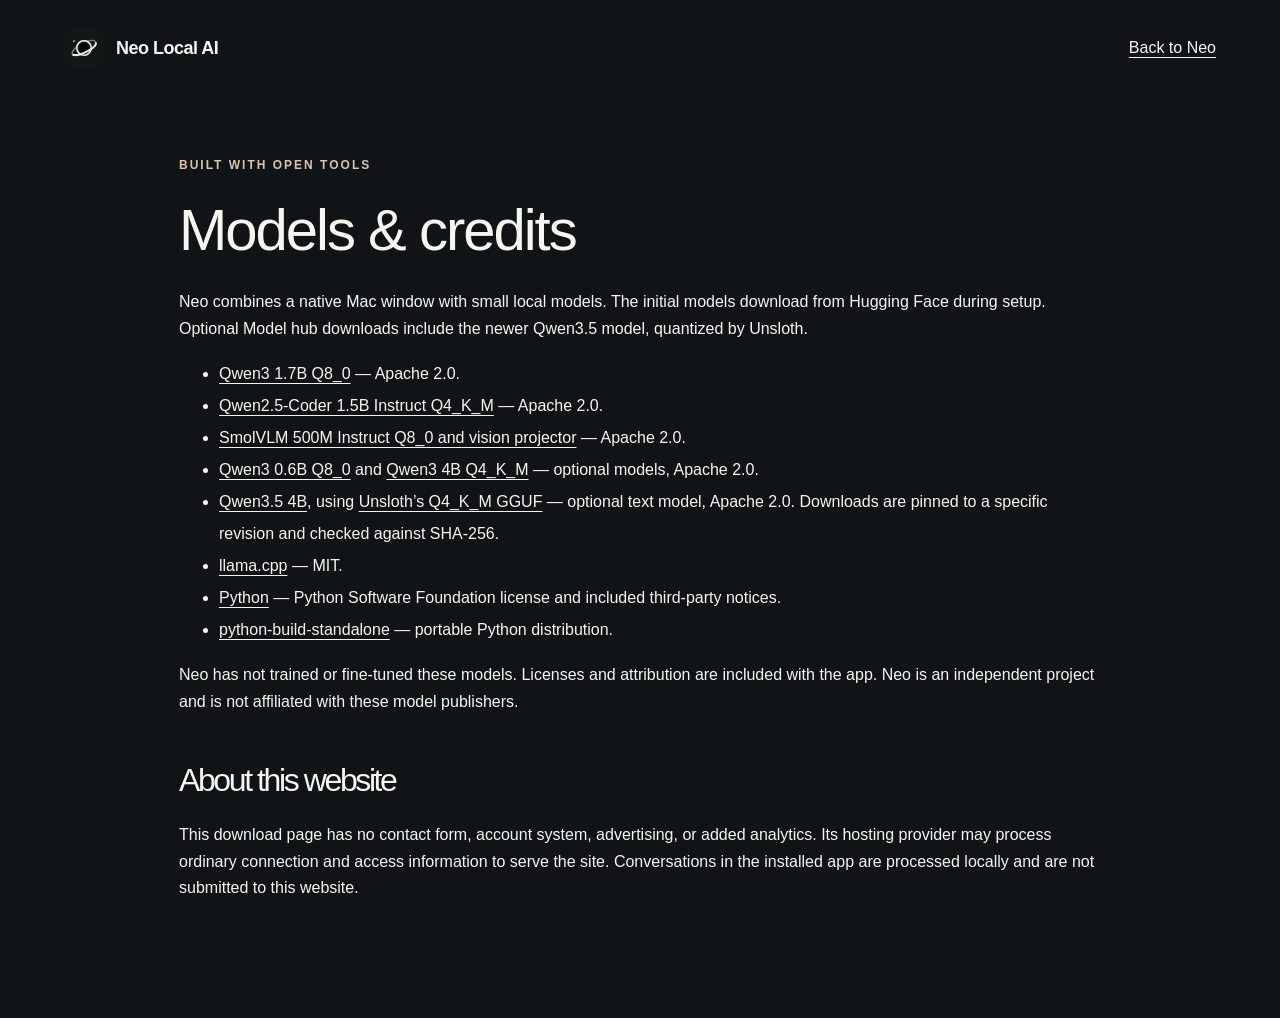
<file: credits.html>
<!doctype html><html lang="en"><head><meta charset="utf-8">
<meta http-equiv="Content-Security-Policy" content="default-src 'self'; connect-src 'none'; img-src 'self'; script-src 'self'; style-src 'self'; object-src 'none'; frame-src 'none'; base-uri 'none'; form-action 'none'">
<meta name="referrer" content="strict-origin-when-cross-origin">
<meta name="viewport" content="width=device-width,initial-scale=1"><title>Models & credits — Neo Local AI</title><link rel="icon" href="assets/logo.svg"><link rel="stylesheet" href="style.css?v=brown-cream-1"><link rel="canonical" href="https://neolocalai.isroot.in/credits.html"><meta name="description" content="The open models, tools and licenses used in Neo Local AI, an independent project by Omar Imran."><meta name="author" content="Omar Imran"></head><body><header class="site-header"><a class="brand" href="./"><img src="assets/logo.svg" width="40" height="40" alt=""><span>Neo Local AI</span></a><a href="./">Back to Neo</a></header><main class="section credits-page"><p class="eyebrow">Built with open tools</p><h1 class="credits-title">Models & credits</h1><p>Neo combines a native Mac window with small local models. The initial models download from Hugging Face during setup. Optional Model hub downloads include the newer Qwen3.5 model, quantized by Unsloth.</p><ul class="credits-list"><li><a href="https://huggingface.co/Qwen/Qwen3-1.7B-GGUF">Qwen3 1.7B Q8_0</a> — Apache 2.0.</li><li><a href="https://huggingface.co/Qwen/Qwen2.5-Coder-1.5B-Instruct-GGUF">Qwen2.5-Coder 1.5B Instruct Q4_K_M</a> — Apache 2.0.</li><li><a href="https://huggingface.co/ggml-org/SmolVLM-500M-Instruct-GGUF">SmolVLM 500M Instruct Q8_0 and vision projector</a> — Apache 2.0.</li><li><a href="https://huggingface.co/Qwen/Qwen3-0.6B-GGUF">Qwen3 0.6B Q8_0</a> and <a href="https://huggingface.co/Qwen/Qwen3-4B-GGUF">Qwen3 4B Q4_K_M</a> — optional models, Apache 2.0.</li><li><a href="https://huggingface.co/Qwen/Qwen3.5-4B">Qwen3.5 4B</a>, using <a href="https://huggingface.co/unsloth/Qwen3.5-4B-GGUF">Unsloth’s Q4_K_M GGUF</a> — optional text model, Apache 2.0. Downloads are pinned to a specific revision and checked against SHA-256.</li><li><a href="https://github.com/ggml-org/llama.cpp">llama.cpp</a> — MIT.</li><li><a href="https://www.python.org/">Python</a> — Python Software Foundation license and included third-party notices.</li><li><a href="https://github.com/astral-sh/python-build-standalone">python-build-standalone</a> — portable Python distribution.</li></ul><p>Neo has not trained or fine-tuned these models. Licenses and attribution are included with the app. Neo is an independent project and is not affiliated with these model publishers.</p><h2 class="credits-subheading">About this website</h2><p>This download page has no contact form, account system, advertising, or added analytics. Its hosting provider may process ordinary connection and access information to serve the site. Conversations in the installed app are processed locally and are not submitted to this website.</p></main></body></html>
</file>
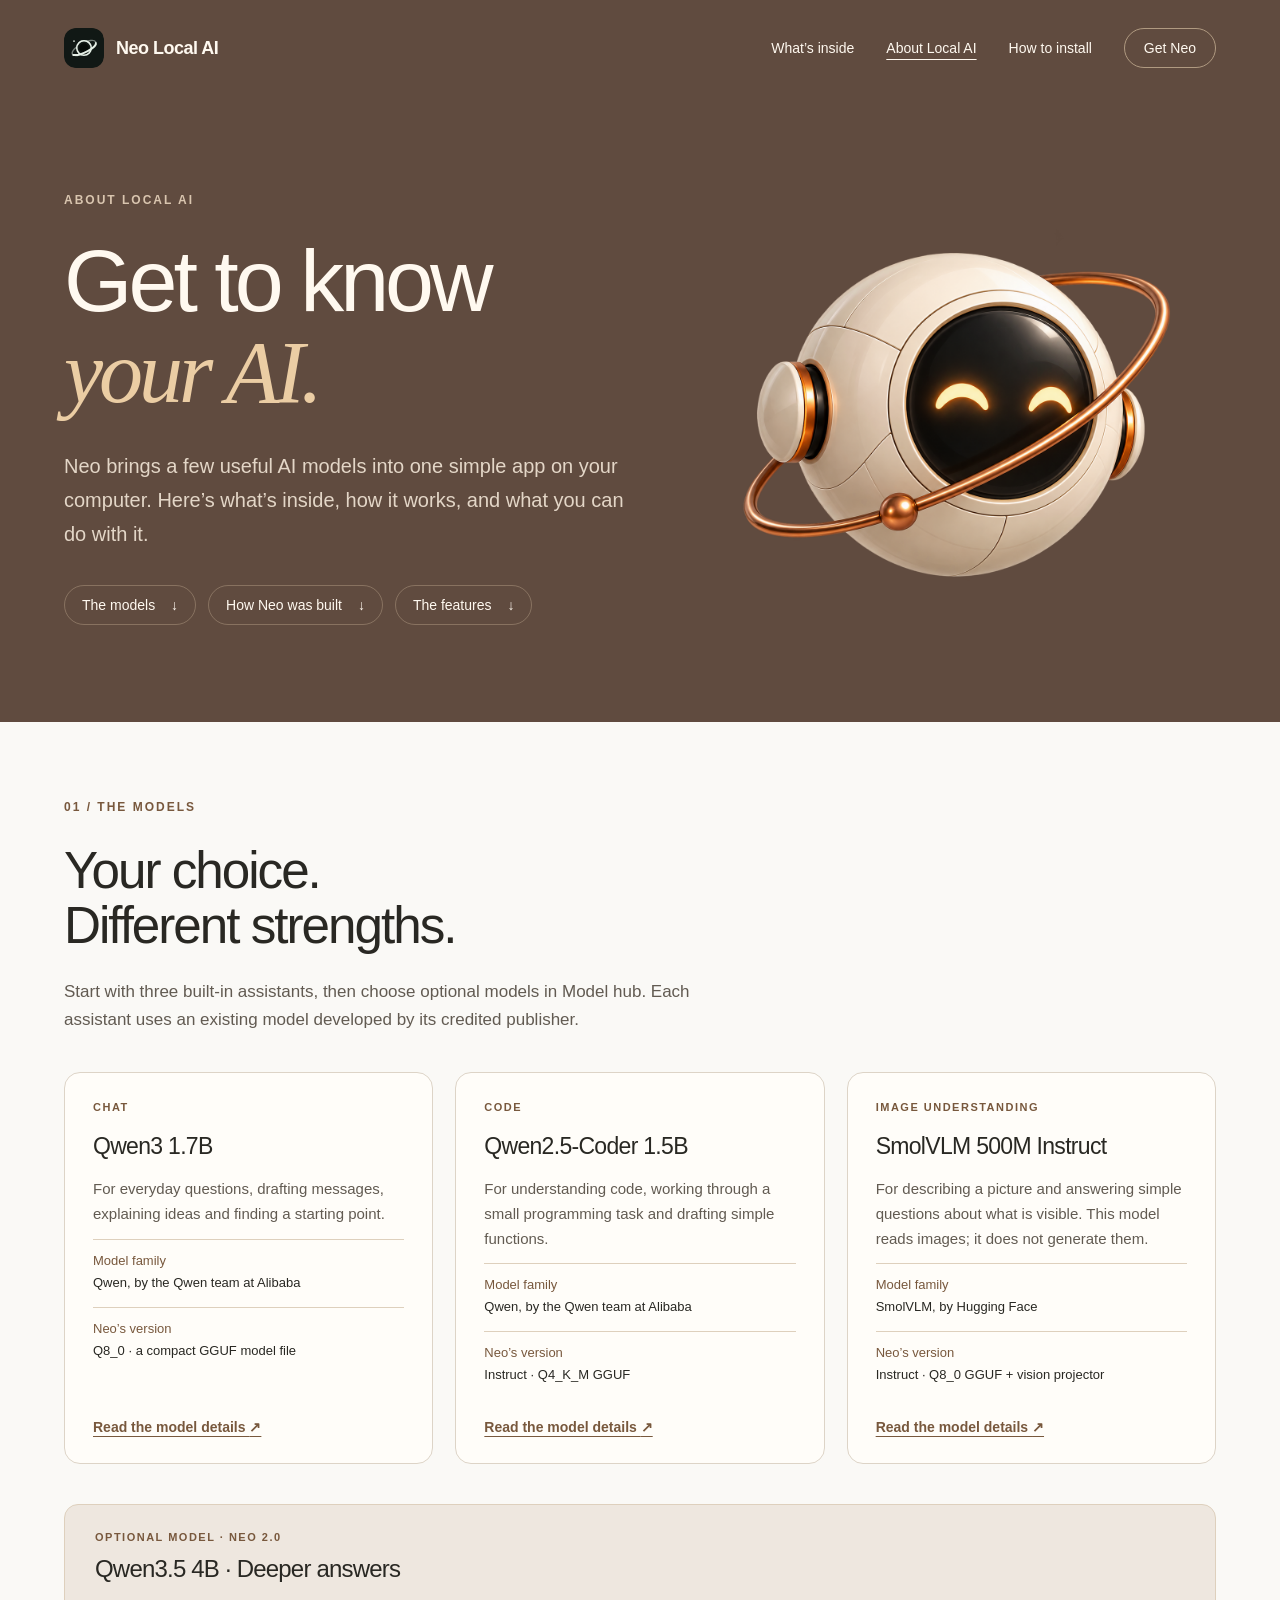
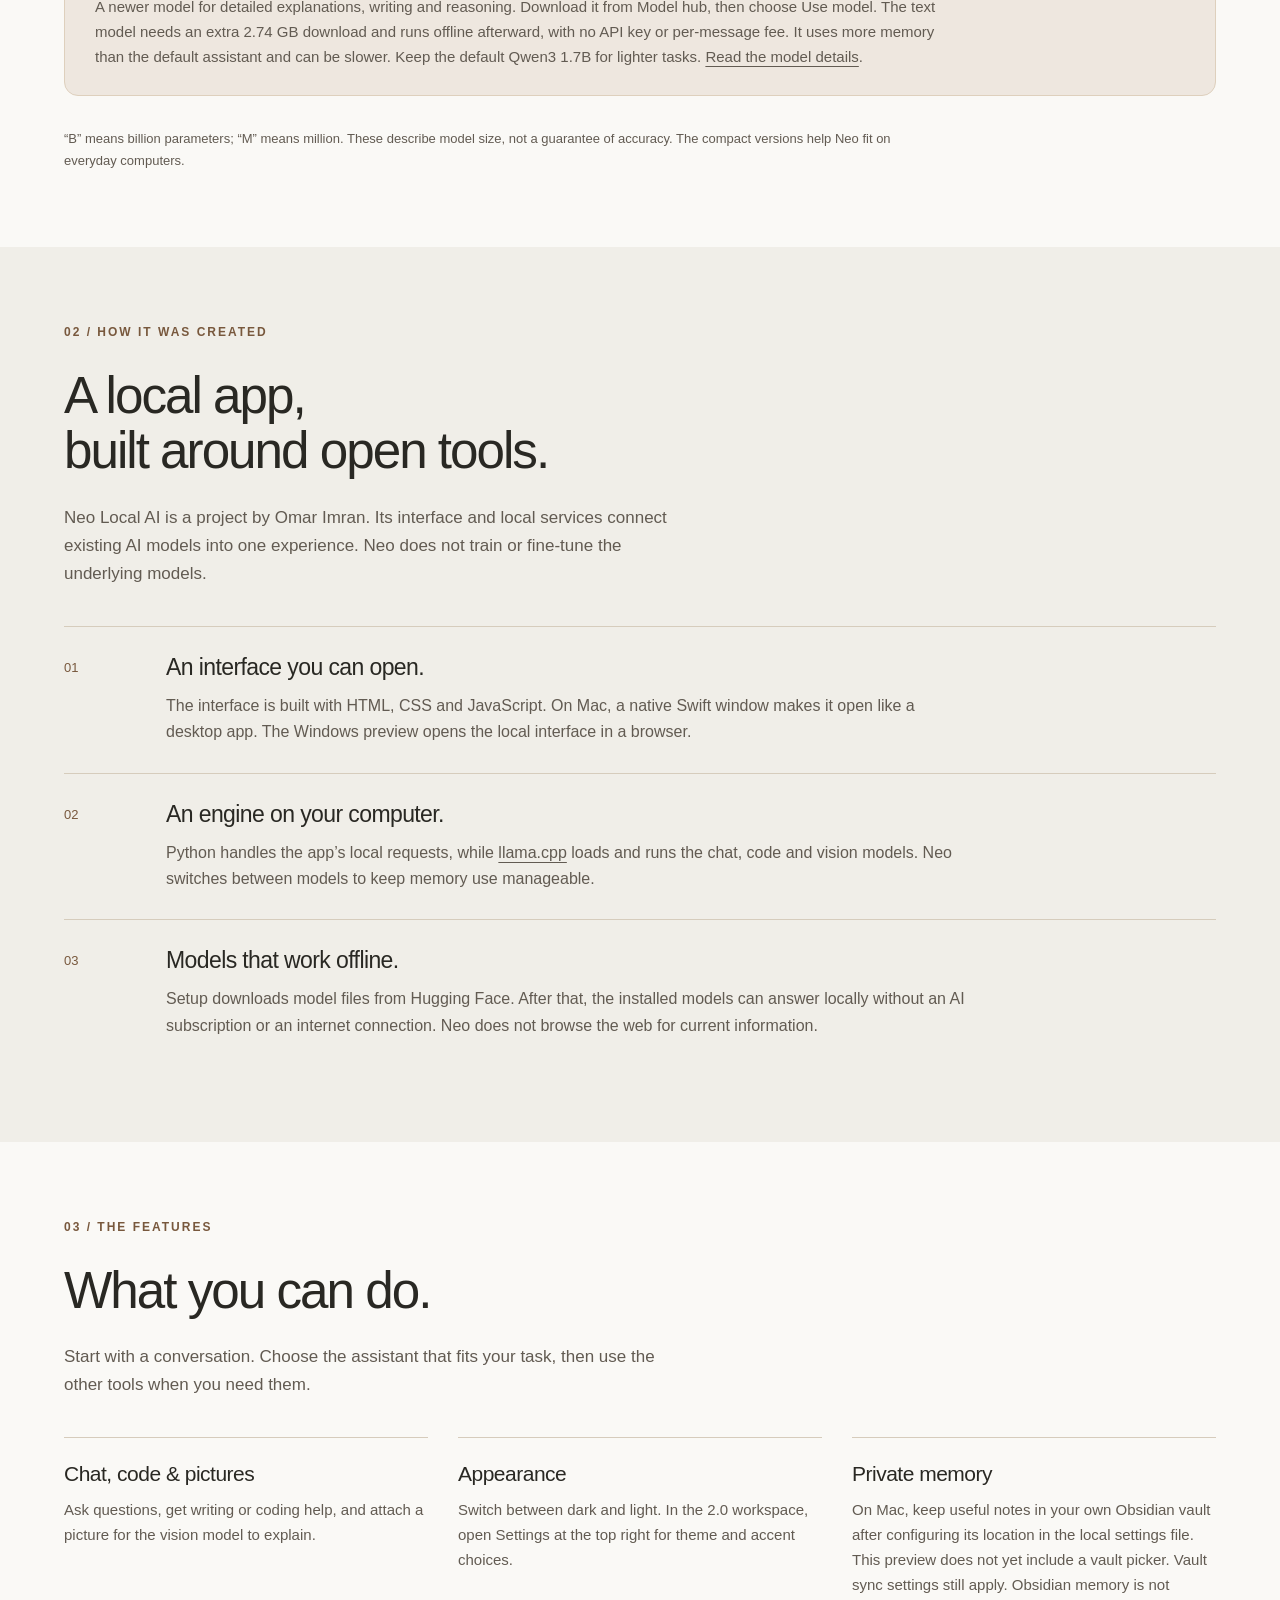
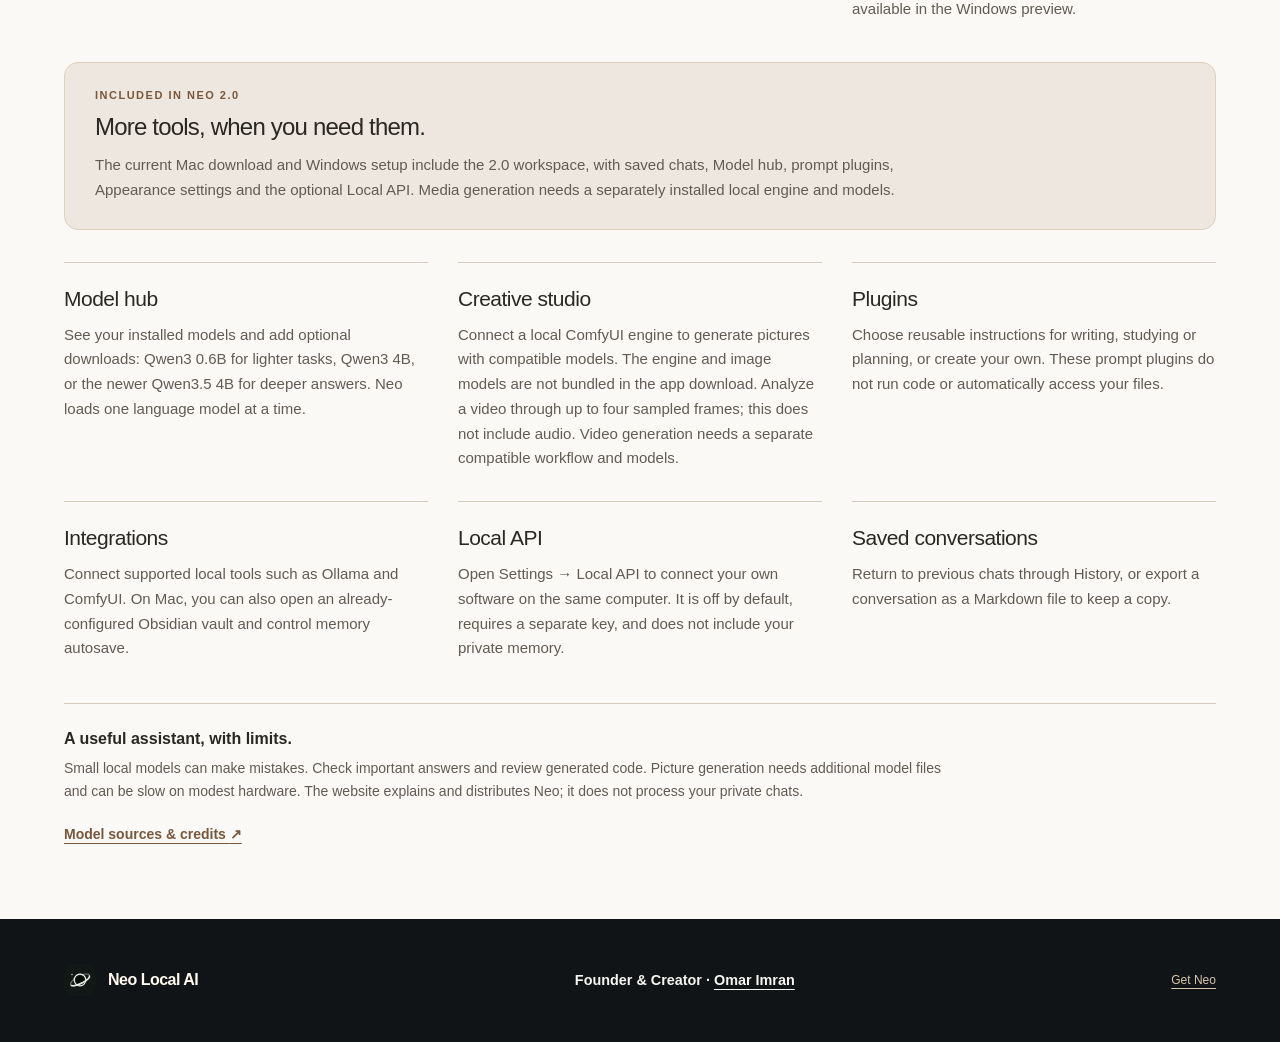
<file: studio.html>
<!doctype html>
<html lang="en"><head><meta charset="utf-8"><meta name="viewport" content="width=device-width,initial-scale=1"><meta http-equiv="Content-Security-Policy" content="default-src 'self'; connect-src 'none'; img-src 'self'; script-src 'none'; style-src 'self'; object-src 'none'; frame-src 'none'; base-uri 'none'; form-action 'none'"><meta http-equiv="refresh" content="0;url=about-ai.html"><meta name="robots" content="noindex"><link rel="canonical" href="https://neolocalai.isroot.in/about-ai.html"><link rel="stylesheet" href="style.css?v=brown-cream-1"><title>About Local AI — Neo Local AI</title></head><body><main class="section"><h1>About Local AI</h1><p><a href="about-ai.html">Continue to the Neo model and feature guide.</a></p></main></body></html>
</file>
<file: style.css>
:root{color-scheme:dark;--ink:#f6f5f1;--muted:#d9c5af;--onyx:#111416;--accent:#ebcda4;--line:#756050;--paper:#faf9f6;--dark:#202525;font-family:-apple-system,BlinkMacSystemFont,"Segoe UI",sans-serif;font-size:16px}*{box-sizing:border-box}html{scroll-behavior:smooth;scroll-padding-top:32px}body{margin:0;background:var(--onyx);color:var(--ink)}a{color:inherit;text-underline-offset:4px}button,a{-webkit-tap-highlight-color:transparent}a:focus-visible,button:focus-visible,summary:focus-visible{outline:3px solid #b09a81;outline-offset:5px}button{font:inherit}img{max-width:100%;height:auto}.site-header{max-width:1420px;margin:auto;padding:28px 5vw;display:flex;align-items:center;justify-content:space-between;gap:28px}.brand{display:flex;align-items:center;gap:12px;text-decoration:none;font-size:18px;font-weight:650;letter-spacing:-.5px}.brand img{border-radius:12px}nav{display:flex;align-items:center;gap:32px;font-size:14px}nav a{text-decoration:none}nav a:hover{color:var(--accent)}.nav-download{border:1px solid #b09a81;padding:11px 19px;border-radius:24px}.hero{max-width:1420px;margin:auto;padding:57px 5vw 64px;display:grid;grid-template-columns:.95fr 1.12fr;align-items:center;gap:6vw}.eyebrow{font-size:12px;letter-spacing:2px;text-transform:uppercase;font-weight:600;margin:0 0 25px;color:var(--muted)}h1{font-size:clamp(56px,6.5vw,98px);font-weight:460;line-height:1.01;letter-spacing:-5px;margin:0 0 30px}h1 em,h2 em{font-family:Georgia,serif;font-weight:400;color:var(--accent);letter-spacing:-4px}.hero-description{font-size:18px;line-height:1.6;max-width:400px;color:#d9c5af;margin-bottom:30px}.button{display:inline-flex;align-items:center;justify-content:center;min-height:52px;padding:15px 28px;font-weight:600;font-size:16px;border-radius:30px;text-decoration:none;border:0;transition:background .2s,transform .2s}.button:hover{transform:translateY(-2px)}.primary{background:var(--accent);color:#38291f}.primary:hover{background:#faebd7}.hero-meta{font-size:12px;color:var(--muted);margin:17px 0 0}.app-stage{min-width:0}.preview-top{display:flex;align-items:center;justify-content:space-between;gap:12px;color:var(--muted);font-size:12px;margin:0 2px 17px}.preview-switch{display:flex;padding:3px;border:1px solid var(--line);border-radius:24px;flex-shrink:0}.preview-switch button{font-size:12px;background:none;border:0;color:#d9c5af;border-radius:18px;padding:6px 11px;cursor:pointer}.preview-switch button.selected{background:#ebcda4;color:#38291f}.app-window{overflow:hidden;border:1px solid #a38b73;border-radius:15px;box-shadow:0 32px 85px #0005;transform:rotate(-1.5deg)}.window-top{height:32px;background:#392b25;border-bottom:1px solid #806b58;display:flex;align-items:center;padding:0 12px;gap:5px;position:relative}.window-top span{width:7px;height:7px;border-radius:50%;background:#b09a81}.window-top b{position:absolute;width:100%;left:0;text-align:center;font-size:10px;font-weight:400;color:#ddcebc}.app-window>img{width:100%;display:block}.preview-caption{font-size:12px;color:#d9c5af;text-align:center;margin:22px 0 0}.principles{border-top:1px solid var(--line);border-bottom:1px solid var(--line);display:flex;justify-content:center;gap:8vw;padding:24px 5vw;font-size:14px;color:#d4cec4}.section{padding:100px max(5vw,calc((100vw - 1280px)/2))}h2{font-size:clamp(34px,4vw,58px);font-weight:450;letter-spacing:-2.4px;line-height:1.08;margin:0 0 25px}h3{font-size:24px;font-weight:500;letter-spacing:-.8px;margin:0 0 12px}p{line-height:1.65}.inside{background:var(--paper);color:var(--dark);display:grid;grid-template-columns:1fr 1fr;gap:10vw}.inside .eyebrow,.setup .eyebrow,.faq .eyebrow{color:#78583d}.section-intro>p:last-child{color:#625b52;max-width:360px}.assistant-list article{display:flex;gap:25px;padding:28px 0;border-top:1px solid #ddd7cd}.assistant-list article:first-child{padding-top:0;border-top:0}.assistant-list article:last-child{padding-bottom:0}.model-number{font-size:12px;padding-top:8px;color:#78583d}.assistant-list p{color:#625b52;font-size:16px;margin:0 0 14px}.model-name{font-size:12px;color:#78583d}.setup{background:#f0eee8;color:var(--dark)}.section-heading{margin-bottom:45px}.steps{padding:0;margin:0;list-style:none;display:grid;grid-template-columns:repeat(3,1fr);gap:5vw}.steps li{border-top:1px solid #d1c8b9;padding-top:22px}.steps li>span{font-family:Georgia,serif;font-size:36px;color:#78583d;display:block;margin-bottom:25px}.steps p{color:#625b52}.install-note{margin-top:35px;display:grid;grid-template-columns:1fr 2fr;gap:5vw;border-top:1px solid #d6ccbc;padding-top:26px;font-size:14px;color:#625b52}.install-note strong{font-weight:550}.install-note p{margin:0}.download{display:grid;grid-template-columns:1fr 1fr;gap:10vw;align-items:center;background:#c77b44}.download h2{font-size:clamp(50px,5.8vw,86px);letter-spacing:-4px}.download>div>p:last-child{color:#302218}.download-panel{border:1px solid #dbc6ae;background:#fcf7ef;padding:36px;border-radius:18px}.download-panel h3{font-size:25px;margin-bottom:8px}.release-label{font-size:13px;color:#626058;margin:0 0 26px}.download-panel .button{width:100%}.download-detail{font-size:12px;line-height:1.5;color:#626058;overflow-wrap:anywhere}dl{font-size:14px;margin:25px 0 15px}dl div{display:grid;grid-template-columns:95px 1fr;gap:16px;padding:14px 0;border-top:1px solid #ded0bd}dt{color:#626058}dd{margin:0;line-height:1.5}.platform-note{font-size:12px;color:#626058}.faq{background:var(--paper);color:var(--dark);display:grid;grid-template-columns:1fr 1.3fr;gap:8vw}.questions details{border-top:1px solid #ddd4c7;padding:23px 0}.questions details:last-child{border-bottom:1px solid #ddd4c7}.questions summary{cursor:pointer;list-style:none;padding-right:36px;position:relative;font-size:17px;font-weight:500}.questions summary::-webkit-details-marker{display:none}.questions summary:after{content:'+';position:absolute;right:2px;top:-3px;font-size:24px;font-weight:300}.questions details[open] summary:after{content:'−'}.questions p{color:#625b52;margin:18px 25px 0 0;font-size:16px}footer{max-width:1420px;margin:auto;padding:35px 5vw;display:flex;align-items:center;justify-content:space-between;gap:24px}footer p,footer>a:last-child{font-size:12px;color:var(--muted)}footer .brand{font-size:16px}@media(min-width:1450px){.hero{gap:86px}.hero h1{font-size:98px}}@media(max-width:900px){.hero{gap:4vw;padding-top:38px}h1{font-size:64px;letter-spacing:-3.5px}.preview-top>span{display:none}.preview-top{justify-content:flex-end}.hero-description{font-size:16px}.hero-meta{line-height:1.6;max-width:230px}.section{padding-top:70px;padding-bottom:70px}.inside,.download,.faq{gap:5vw}.download-panel{padding:26px}.principles{gap:5vw;font-size:12px}}@media(max-width:650px){.site-header{padding:20px 6vw}.brand{font-size:17px}nav a:not(.nav-download){display:none}nav{gap:0}.nav-download{font-size:13px;padding:9px 15px}.hero{grid-template-columns:1fr;padding:34px 6vw 45px;gap:42px}.eyebrow{margin-bottom:22px;font-size:11px}h1{font-size:76px}.hero-description{max-width:340px;font-size:17px}.hero-meta{max-width:none}.app-stage{max-width:500px}.preview-top>span{display:block}.preview-top{justify-content:space-between}.app-window{transform:none}.principles{display:grid;grid-template-columns:1fr;gap:14px;text-align:center;padding:25px;font-size:14px}.section{padding:60px 6vw}.inside,.download,.faq{grid-template-columns:1fr;gap:38px}.section-intro>p:last-child{max-width:none}.assistant-list article{gap:20px}.steps{grid-template-columns:1fr;gap:26px}.steps li>span{float:left;font-size:28px;margin:0 22px 70px 0}.steps h3{font-size:22px}.steps p{margin-bottom:0}.install-note{grid-template-columns:1fr;gap:10px}.section-heading{margin-bottom:32px}.download h2{font-size:68px}.download-panel{padding:27px}.faq{gap:0}.faq .section-heading{margin-bottom:12px}footer{padding:30px 6vw;flex-wrap:wrap}footer p{order:3;width:100%;margin:0}h2{font-size:40px}.questions summary{font-size:16px}}@media(prefers-reduced-motion:reduce){html{scroll-behavior:auto}.button{transition:none}.button:hover{transform:none}}

/* Platform downloads share one clear choice area. */
.download{grid-template-columns:.8fr 1fr 1fr;gap:26px}.download h2{font-size:clamp(48px,4.5vw,68px)}.download-panel{padding:28px;align-self:stretch}.download-panel h3{font-size:23px}.download-panel .button{padding-left:16px;padding-right:16px;font-size:15px}.download-panel dl div{grid-template-columns:72px 1fr;gap:12px}.platform-mark{display:grid;place-items:center;width:64px;height:64px;background:#292b28;border-radius:17px;color:#ebcda4;line-height:0;margin:0 0 22px;flex-shrink:0}.platform-mark svg{display:block;width:36px;height:36px;fill:currentColor}.preview-switch button{font-size:14px}@media(max-width:1100px){.download{grid-template-columns:1fr 1fr}.download>div:first-child{grid-column:1/-1}.download h2 br{display:none}.download h2 em{margin-left:.16em}.download>div:first-child>p:last-child{margin-bottom:10px}}@media(max-width:650px){.download{grid-template-columns:1fr;gap:26px}.download>div:first-child{grid-column:auto}.download h2{font-size:55px}.download h2 br{display:block}.download h2 em{margin-left:0}}

.credits-page{max-width:1050px;margin:auto;padding-top:60px}.credits-title{font-size:58px;letter-spacing:-2px}.credits-list{line-height:2}.credits-subheading{font-size:32px;margin-top:48px}


/* Founder credit: 20% larger than the original 12px footer text. */
footer .footer-credit{font-size:14.4px;font-weight:700;color:var(--ink)}
.footer-credit a{color:inherit;text-decoration-thickness:1px;text-underline-offset:4px}
.footer-credit a:hover,.footer-credit a:focus-visible{color:var(--accent);text-decoration-thickness:2px}
.about-layout{min-height:100svh;display:flex;flex-direction:column}
.about-layout>.site-header,.about-layout>footer{width:100%}
.about-page{flex:1;width:100%;max-width:1050px;margin:auto;padding:80px 5vw 100px}
.about-page h1{font-size:clamp(46px,7vw,76px);letter-spacing:-2.5px;line-height:1.08;max-width:700px}
.about-role{font-size:20px;color:var(--accent);margin:0 0 32px}
.about-note{max-width:520px;color:var(--muted);margin-bottom:36px}
.about-back{font-size:14px;font-weight:600;text-decoration-thickness:1px}
@media(max-width:650px){.about-page{padding:55px 6vw 70px}.about-role{font-size:18px}.about-layout>.site-header{gap:16px}.about-layout .about-back{font-size:13px}}

/* Warm coffee, cream and tan across the website. */
:root{--tan:#c77b44;--accent-deep:#78583d}
.principles{background:#182020}
.inside,.setup,.faq{color-scheme:light}
.download{background:var(--tan);color:#241b15;color-scheme:light}
.download h2 em{color:#241b15}
.download .eyebrow,.download>div:first-child>p:last-child{color:#302218}
.download .download-panel{background:#fcf7ef;border-color:#dbc6ae;color:#242522;box-shadow:0 12px 32px #59301a12}
.download .release-label,.download .download-detail,.download dt,.download .platform-note{color:#626058}
.download .download-panel dl div{border-top-color:#ded0bd}
.download .platform-mark{background:#292b28;color:#fff}
.download .primary{background:#172022;color:#f9f6ef}
.download .primary:hover{background:#49392d}
.download a:focus-visible{outline-color:#6c482e}
.download .download-detail a,.download .platform-note a{color:#78583d}
.inside .assistant-list h3{color:#202525}
.questions summary::after{color:var(--accent-deep)}
footer .footer-credit a:hover,footer .footer-credit a:focus-visible{color:var(--accent)}

/* Burnt-sienna introduction, with the established dark footer below. */
.landing-page{background:#A94F35;color:#fff9f0}
.landing-page .site-header,.landing-page .hero{--line:#dbb39c;--muted:#fff0e4}
.landing-page .hero-description{color:#fff0e4}
.landing-page .hero .preview-switch button:not(.selected){color:#fff0e4}
.landing-page .site-header nav a:hover{color:#fff9f0}
.landing-page .hero .primary{background:#f0dec3;color:#38291f}
.landing-page .hero .primary:hover{background:#faebd7}
.landing-page>footer{background:var(--onyx);max-width:none;padding-inline:max(5vw,calc((100vw - 1278px)/2))}
.inside a:focus-visible,.setup a:focus-visible,.faq summary:focus-visible{outline-color:#78583d}
@media(max-width:650px){.landing-page>footer{padding-inline:6vw}}
</file>
<file: ai-guide.css>
.site-header .nav-about-ai[aria-current="page"]{text-decoration:underline;text-underline-offset:6px}
.ai-guide-page{background:#604b3f;color:#fff9f0}
.guide-hero{padding-top:62px;padding-bottom:64px}
.guide-hero h1{font-size:clamp(56px,7vw,88px);letter-spacing:-4px;line-height:1.03}
.guide-lead{max-width:690px;font-size:20px;line-height:1.7;color:#e3d6c7;margin:0}
.guide-jumps{margin-top:34px;gap:12px;flex-wrap:wrap}
.guide-jumps a{border:1px solid #b09a8180;border-radius:24px;padding:11px 17px;font-size:14px}
.guide-jumps span{padding-left:12px}
.guide-section{background:#faf9f6;color:#292823;color-scheme:light;padding-top:76px;padding-bottom:76px;scroll-margin-top:16px}
.guide-warm{background:#f0eee8}
.guide-section-head{max-width:700px;margin-bottom:38px}
.guide-section-head .eyebrow{color:#78583d}
.guide-section-head>p:last-child{color:#625b52;font-size:17px;max-width:630px}
.guide-section h2{font-size:clamp(36px,4vw,54px);letter-spacing:-2px}
.guide-models{display:grid;grid-template-columns:repeat(3,minmax(0,1fr));gap:22px}
.guide-models article{padding:28px;border:1px solid #ddd4c7;border-radius:16px;background:#fffdf9;display:flex;flex-direction:column}
.guide-label{display:block;color:#78583d;font-size:11px;letter-spacing:1.5px;font-weight:650;margin-bottom:19px}
.guide-models h3{font-size:23px;line-height:1.25;letter-spacing:-.7px}
.guide-models p{color:#625b52;margin:4px 0 12px;font-size:15px}
.guide-models dl{margin:0 0 20px;font-size:13px;flex:1}
.guide-models dl div{display:block;padding:13px 0}
.guide-models dt{margin-bottom:5px;color:#78583d}
.guide-models dd{line-height:1.6}
.guide-models a,.guide-credits{font-size:14px;font-weight:600;color:#78583d}
.guide-footnote{color:#625b52;font-size:13px;max-width:840px;margin:24px 0 0}
.guide-build{padding:0;margin:0;list-style:none;display:grid;gap:0}
.guide-build li{display:grid;grid-template-columns:80px minmax(0,1fr);gap:22px;padding:27px 0;border-top:1px solid #d6ccbc}
.guide-build li>span{font-size:13px;color:#78583d;padding-top:6px}
.guide-build h3{font-size:23px;letter-spacing:-.6px}
.guide-build p{max-width:800px;margin:0;color:#625b52}
.guide-features{display:grid;grid-template-columns:repeat(3,minmax(0,1fr));gap:30px}
.guide-features article{border-top:1px solid #d6ccbc;padding-top:24px}
.guide-features h3{font-size:21px;letter-spacing:-.5px}
.guide-features p{color:#625b52;font-size:15px;margin:0}
.guide-version{padding:26px 30px;background:#eee7df;border:1px solid #ded0bd;border-radius:14px;margin:40px 0 32px}
.guide-version .guide-label{margin-bottom:12px}
.guide-version h3{font-size:24px}
.guide-version p{font-size:15px;color:#625b52;max-width:850px;margin:0}
.guide-note{border-top:1px solid #d6ccbc;margin:42px 0 22px;padding-top:26px}
.guide-note strong{font-weight:600}
.guide-note p{max-width:900px;font-size:14px;color:#625b52;margin:9px 0 0}
.guide-section a:focus-visible{outline-color:#78583d}
.ai-guide-page>footer{background:var(--onyx);max-width:none;padding-inline:max(5vw,calc((100vw - 1278px)/2))}
@media(max-width:1000px){.guide-models{gap:14px}.guide-models article{padding:21px}.guide-models h3{font-size:21px}.guide-features{grid-template-columns:repeat(2,minmax(0,1fr))}}
@media(max-width:700px){.guide-models{grid-template-columns:1fr}.guide-section{padding-top:55px;padding-bottom:55px}.guide-features{grid-template-columns:1fr;gap:24px}.guide-build li{grid-template-columns:28px minmax(0,1fr);gap:15px}.guide-version{padding:23px}.guide-hero{padding-top:38px}.guide-hero h1{letter-spacing:-3px}.guide-lead{font-size:17px}.guide-jumps{gap:10px}.guide-jumps a{font-size:13px;padding:10px 13px;display:block}.ai-guide-page>footer{padding-inline:6vw}}
@media(max-width:650px){.landing-page>.site-header,.ai-guide-page>.site-header{flex-wrap:wrap;gap:18px}.landing-page>.site-header>nav,.ai-guide-page>.site-header>nav{width:100%;justify-content:space-between;gap:12px}.site-header nav .nav-about-ai{display:block;font-size:14px}.guide-jumps{display:flex;justify-content:flex-start;gap:9px}.guide-jumps a:not(.nav-download){display:block}}
</file>
<file: device-install.css>
/* A device illustration alongside the established coffee introduction. */
.hero{grid-template-columns:.82fr 1.18fr;gap:4vw}
.device-stage{min-width:0;margin:0;align-self:center}
.neo-preview{min-width:0}
.device-preview-views{display:grid;min-height:540px;align-items:center}
.preview-panel{grid-area:1/1;min-width:0;opacity:0;visibility:hidden;pointer-events:none;transition:opacity .4s ease,visibility .4s}
.preview-panel.is-active{opacity:1;visibility:visible;pointer-events:auto}
.preview-panel[hidden]{display:none!important}
.neo-preview .app-window{transform:rotate(-4deg);transform-origin:center;max-width:min(520px,90%);margin:auto}
.neo-preview .preview-top{max-width:520px;margin:0 auto 14px}
.device-visual{display:block;width:100%;height:auto;filter:drop-shadow(0 24px 28px #1e171b35)}
.windows-options{display:flex;flex-direction:column;gap:10px;margin-top:18px}
.windows-options .button{min-height:46px;padding:12px 16px}
.windows-options .not-supported{width:100%;min-height:46px;border:1px solid #c8b7a1;border-radius:26px;background:#eee5d8;color:#655b50;padding:12px 16px;font:inherit;font-size:14px;font-weight:550;cursor:not-allowed}
.architecture-help{color:#62574d;font-size:12px;margin:11px 0 18px}
.architecture-help strong{font-weight:600}
.setup-help{padding-top:17px;border-top:1px solid #ded0bd;margin-top:18px}
.setup-help summary{cursor:pointer;font-size:13px;font-weight:600;line-height:1.6}
.setup-help p{font-size:12px;color:#62574d;line-height:1.65}
.setup-help ol{padding-left:20px;font-size:13px;color:#62574d;line-height:1.8}
.windows-portable{display:inline-block;margin-top:12px;font-size:12px;color:#78583d}
@media(min-width:1450px){.hero{gap:45px}}
@media(max-width:1000px){.hero{grid-template-columns:.88fr 1.12fr;gap:2vw}}
@media(max-width:1000px){.device-preview-views{min-height:390px}}
@media(max-width:650px){.hero{grid-template-columns:1fr;gap:34px}.device-stage{margin:0 -3vw}.device-preview-views{min-height:375px}.windows-options{gap:10px}}

@media(prefers-reduced-motion:reduce){.preview-panel{transition:none}}
</file>
<file: about-robot.css>
.guide-hero {
  display: grid;
  grid-template-columns: minmax(0, 1.05fr) minmax(0, .95fr);
  align-items: center;
  gap: 40px;
}

.guide-hero-copy {
  min-width: 0;
}

.neo-robot {
  position: relative;
  width: min(100%, 500px);
  aspect-ratio: 1;
  justify-self: center;
  isolation: isolate;
}

.neo-robot-image {
  display: block;
  width: 100%;
  height: 100%;
  object-fit: contain;
}

.neo-eye-overlay {
  position: absolute;
  inset: 0;
  width: 100%;
  height: 100%;
  pointer-events: none;
}

/* A 180ms blink every five seconds. Each eye has its own aligned layer. */
.neo-eye-cover {
  opacity: 0;
  animation: neo-eye-cover 5s linear infinite;
}

.neo-eye-shape {
  transform-box: view-box;
  animation: neo-eye-blink 5s ease-in-out infinite;
}

.neo-eye-shape-left { transform-origin: 652px 610px; }
.neo-eye-shape-right { transform-origin: 873px 615px; }
.neo-eye-cover-right, .neo-eye-shape-right { animation-delay: 25ms; }

@keyframes neo-eye-cover {
  0%, 95.999%, 99.601%, 100% { opacity: 0; }
  96%, 99.6% { opacity: 1; }
}

@keyframes neo-eye-blink {
  0%, 96%, 99.6%, 100% { transform: scaleY(1); }
  97.4%, 98.2% { transform: scaleY(.065); }
}

@media (prefers-reduced-motion: reduce) {
  .neo-eye-cover, .neo-eye-shape { animation: none; }
  .neo-eye-overlay { display: none; }
}

@media (max-width: 760px) {
  .guide-hero {
    grid-template-columns: minmax(0, 1fr);
    gap: 20px;
  }

  .neo-robot {
    width: min(100%, 440px);
  }
}
</file>
<file: profile.css>
:root {
  color-scheme: dark;
  --page: #111416;
  --surface: #211e1b;
  --text: #f6f5f1;
  --muted: #b9aea2;
  --soft: #d8cbbd;
  --line: #443a31;
  --accent: #ebcda4;
  --max-width: 1180px;
}

* { box-sizing: border-box; }
html { scroll-behavior: smooth; scroll-padding-top: 100px; }
body {
  margin: 0;
  background: var(--page);
  color: var(--text);
  font-family: -apple-system, BlinkMacSystemFont, "Segoe UI", sans-serif;
  font-size: 17px;
  line-height: 1.7;
  -webkit-font-smoothing: antialiased;
}
::selection { background: #ebcda4; color: #111416; }
a { color: inherit; text-decoration: none; }
.skip-link { position: fixed; top: 12px; left: 16px; z-index: 100; padding: 10px 18px; border-radius: 4px; background: var(--text); color: var(--page); font-size: 13px; transform: translateY(-160%); }
.skip-link:focus { transform: translateY(0); }
button { font: inherit; }
button, a { -webkit-tap-highlight-color: transparent; }
button { color: inherit; }
button:focus-visible, a:focus-visible, [tabindex]:focus-visible {
  outline: 2px solid var(--accent);
  outline-offset: 6px;
}
img { display: block; width: 100%; height: auto; }
svg { display: block; flex-shrink: 0; }
figure, blockquote { margin: 0; }
h1, h2, h3, p { margin-top: 0; }
h1, h2, h3 { line-height: 1.12; font-weight: 600; }
h2 { margin-bottom: 24px; font-size: clamp(40px, 4.6vw, 54px); letter-spacing: -0.055em; }
h3 { letter-spacing: -0.025em; }
p { margin-bottom: 20px; }
p:last-child { margin-bottom: 0; }
ul, ol { padding: 0; }
main { overflow: clip; }
.section-shell { width: min(var(--max-width), calc(100% - 96px)); margin-inline: auto; }
.section-space { padding-block: 108px; }
.section-label, .eyebrow, .small-line, .status-label {
  color: var(--muted);
  font-size: 11px;
  line-height: 1.5;
  font-weight: 600;
  letter-spacing: 0.15em;
  text-transform: uppercase;
}
.section-label { display: flex; align-items: center; justify-content: space-between; gap: 24px; padding-top: 20px; border-top: 1px solid var(--line); margin-bottom: 40px; }
.section-label > span:last-child:not(:first-child) { color: #b9ac9b; text-align: right; font-size: 10px; letter-spacing: 0.04em; text-transform: none; font-weight: 400; }
.section-heading { max-width: 720px; margin-bottom: 48px; }
.section-heading h2 { margin-bottom: 0; }
.section-heading p:not(.section-label) { color: var(--muted); margin-top: 24px; }
.section-intro { max-width: 540px; color: var(--muted); }
.lead { color: var(--soft); font-size: 21px; line-height: 1.55; letter-spacing: -0.025em; }

.profile-header {
  position: sticky;
  top: 0;
  z-index: 20;
  display: flex;
  align-items: center;
  justify-content: space-between;
  gap: 28px;
  width: min(var(--max-width), calc(100% - 96px));
  min-height: 80px;
  margin-inline: auto;
  border-bottom: 1px solid var(--line);
  background: rgb(17 20 22 / 94%);
  backdrop-filter: blur(18px);
}
.brand { display: inline-flex; align-items: center; gap: 12px; font-size: 15px; line-height: 1.3; font-weight: 650; letter-spacing: -0.035em; white-space: nowrap; }
.brand img { width: 30px; height: 30px; }
.profile-nav { display: flex; align-items: center; gap: 28px; margin-left: auto; font-size: 12px; }
.profile-nav a { color: var(--muted); transition: color 180ms ease; }
.profile-nav a:hover, .profile-footer a:hover { color: var(--text); }
.profile-nav .back-link { margin-left: 10px; color: var(--soft); }
.menu-toggle { display: none; border: 1px solid var(--line); background: transparent; border-radius: 6px; padding: 7px 12px; font-size: 12px; cursor: pointer; }
.menu-toggle svg { width: 20px; height: 20px; }

.hero {
  display: grid;
  grid-template-columns: 1.1fr 0.9fr;
  align-items: center;
  gap: 80px;
  min-height: min(790px, calc(100svh - 80px));
  padding-block: 60px;
}
.hero-copy { min-width: 0; }
.hero .eyebrow { margin-bottom: 28px; color: var(--accent); }
.hero .small-line { display: inline-block; width: 21px; height: 1px; margin-right: 10px; margin-bottom: 3px; background: var(--accent); }
.hero h1 { margin: 0 0 24px; font-size: clamp(76px, 8.3vw, 94px); line-height: 0.94; letter-spacing: -0.075em; font-weight: 650; }
.name-period { color: var(--accent); }
.hero-role { margin-bottom: 21px; color: var(--soft); font-size: 24px; line-height: 1.45; letter-spacing: -0.025em; }
.hero-intro { max-width: 470px; color: var(--muted); font-size: 17px; line-height: 1.75; }
.tags { display: flex; flex-wrap: wrap; align-items: center; gap: 8px; list-style: none; margin: 0; }
.tags > * { padding: 6px 11px; border: 1px solid var(--line); border-radius: 4px; color: var(--soft); font-size: 11px; line-height: 1.5; }
.hero-tags { margin-top: 26px; }
.text-link { display: inline-flex; align-items: center; gap: 15px; padding-block: 8px; border-bottom: 1px solid #89755f; color: var(--text); font-size: 13px; line-height: 1.5; transition: border-color 180ms ease, color 180ms ease; }
.text-link:hover { color: var(--accent); border-color: var(--accent); }
.text-link svg { width: 17px; height: 17px; }
.hero-link { margin-top: 31px; }
.hero-portrait { position: relative; align-self: center; min-width: 0; }
.hero-portrait img { aspect-ratio: 4 / 5; object-fit: cover; border-radius: 8px; }
.hero-portrait figcaption { display: flex; justify-content: space-between; gap: 18px; margin-top: 15px; color: var(--muted); font-size: 10px; letter-spacing: 0.06em; }

.about-grid { display: grid; grid-template-columns: 0.8fr 1.2fr; align-items: center; gap: 100px; }
.about-portrait { min-width: 0; }
.about-portrait img { aspect-ratio: 4 / 5; border-radius: 6px; object-fit: cover; }
.about-portrait figcaption { color: var(--muted); font-size: 11px; margin-top: 14px; }
.about-copy { min-width: 0; }
.about-copy p:not(.section-label):not(.lead) { color: var(--muted); font-size: 15px; line-height: 1.85; }
.about-copy .lead { margin-bottom: 24px; }

.work-grid { display: grid; grid-template-columns: repeat(4, minmax(0, 1fr)); gap: 14px; }
.work-card { min-width: 0; padding: 29px 24px 28px; border: 1px solid var(--line); border-radius: 7px; background: var(--surface); transition: border-color 180ms ease, background-color 180ms ease; }
.work-card:hover { border-color: #7e705b; background: #2d251f; }
.work-card svg { width: 25px; height: 25px; margin-bottom: 29px; color: #d4bda2; }
.work-card h3 { margin-bottom: 14px; font-size: 17px; }
.work-card p { color: var(--muted); font-size: 13px; line-height: 1.75; }

.project-panel { padding: 56px; border: 1px solid #6d5a46; border-radius: 10px; background: radial-gradient(ellipse at top right, #3a2d22 0, #251e19 50%, #201c19 100%); }
.project-topline { display: flex; align-items: center; justify-content: space-between; gap: 20px; margin-bottom: 43px; }
.project-topline .section-label, .project-topline .eyebrow { margin: 0; }
.status-label { display: inline-flex; align-items: center; gap: 8px; color: var(--accent); font-size: 9px; letter-spacing: 0.1em; }
.status-label::before { content: ""; width: 5px; height: 5px; flex-shrink: 0; border-radius: 50%; background: var(--accent); }
.project-panel h2 { font-size: clamp(56px, 6vw, 76px); letter-spacing: -0.065em; margin-bottom: 16px; }
.project-panel h2 span { color: var(--accent); }
.project-lead { color: var(--soft); max-width: 680px; font-size: 23px; line-height: 1.5; letter-spacing: -0.025em; }
.project-description { max-width: 720px; color: var(--muted); font-size: 15px; }
.project-details { display: grid; grid-template-columns: repeat(3, minmax(0, 1fr)); gap: 36px; margin-top: 40px; padding-top: 29px; border-top: 1px solid #594637; }
.project-details h3 { color: var(--soft); font-size: 13px; margin-bottom: 12px; }
.project-details p { color: var(--muted); font-size: 13px; line-height: 1.8; }
.project-tags { margin-top: 28px; }
.project-note { color: var(--muted); font-size: 11px; margin-top: 24px; }
.project-note a { text-decoration: underline; text-underline-offset: 3px; }

.stack-grid { display: grid; grid-template-columns: repeat(4, minmax(0, 1fr)); gap: 34px; }
.stack-grid article { min-width: 0; border-top: 1px solid var(--line); padding-top: 23px; }
.stack-grid h3 { margin-bottom: 25px; font-size: 15px; }
.stack-grid ul { list-style: none; margin: 0; }
.stack-grid li { padding-block: 9px; color: var(--soft); font-size: 13px; line-height: 1.6; }
.stack-grid li span { display: block; color: #b9ac9c; font-size: 11px; }
.learning-grid { display: grid; grid-template-columns: repeat(3, minmax(0, 1fr)); gap: 18px; }
.learning-card { padding: 30px; border: 1px solid var(--line); border-radius: 7px; background: #1e1b18; }
.learning-index { display: block; margin-bottom: 32px; color: #bf9673; font-size: 11px; font-variant-numeric: tabular-nums; }
.learning-card h3 { margin-bottom: 16px; font-size: 21px; }
.learning-card p { color: var(--muted); font-size: 13px; }
.learning-topics { margin-top: 30px; }
.learning-topics > p { margin-bottom: 12px; color: var(--muted); font-size: 11px; }
.approach-grid { display: grid; grid-template-columns: repeat(4, minmax(0, 1fr)); gap: 34px; }
.approach-grid article { border-top: 1px solid var(--line); padding-top: 26px; }
.approach-grid article > span { display: block; margin-bottom: 26px; color: #bf9673; font-size: 11px; font-variant-numeric: tabular-nums; }
.approach-grid h3 { margin-bottom: 16px; font-size: 18px; }
.approach-grid p { color: var(--muted); font-size: 13px; line-height: 1.8; }
.approach-grid svg { width: 23px; height: 23px; color: var(--accent); margin-bottom: 25px; }

.focus-section { border-bottom: 1px solid var(--line); }
.focus-list { display: flex; flex-wrap: wrap; gap: 16px 32px; max-width: 1020px; margin: 32px 0 0; padding: 0; list-style: none; }
.focus-list > * { color: #ded3c7; font-size: clamp(23px, 3.3vw, 39px); line-height: 1.4; letter-spacing: -0.04em; }
.focus-list > *:not(:last-child)::after { content: "/"; margin-left: 32px; color: #716451; font-weight: 300; }
.journey-grid { display: grid; grid-template-columns: 0.9fr 1.1fr; gap: 100px; }
.journey-grid .section-intro { font-size: 15px; }
.timeline { list-style: none; margin: 0; }
.timeline li { position: relative; display: grid; grid-template-columns: 36px 1fr; gap: 22px; padding-bottom: 34px; }
.timeline li:not(:last-child)::before { content: ""; position: absolute; left: 17px; top: 36px; bottom: 0; width: 1px; background: var(--line); }
.timeline-number { display: flex; align-items: center; justify-content: center; width: 36px; height: 36px; border: 1px solid #7b6853; border-radius: 50%; color: #dfbf95; font-size: 10px; font-variant-numeric: tabular-nums; }
.timeline h3 { margin-top: 7px; margin-bottom: 12px; font-size: 19px; }
.timeline p { color: var(--muted); font-size: 13px; line-height: 1.8; }

.gallery-section { padding-bottom: 110px; }
.gallery-heading { display: flex; align-items: flex-end; justify-content: space-between; gap: 28px; margin-bottom: 36px; }
.gallery-heading h2 { margin-bottom: 0; }
.gallery-heading .section-label { margin-bottom: 18px; }
.gallery-controls { display: none; align-items: center; gap: 10px; padding-bottom: 5px; }
.has-js .gallery-controls { display: flex; }
.gallery-controls button { display: inline-flex; justify-content: center; align-items: center; width: 42px; height: 42px; border: 1px solid #7b6853; background: #27201b; border-radius: 50%; cursor: pointer; transition: border-color 180ms ease, background-color 180ms ease; }
.gallery-controls button:hover:not(:disabled) { background: #453222; border-color: #ebcda4; }
.gallery-controls button:disabled { opacity: 0.3; cursor: default; }
.gallery-controls svg { width: 17px; height: 17px; }
[data-gallery-status] { min-width: 57px; margin-inline: 7px; text-align: center; color: var(--muted); font-size: 11px; font-variant-numeric: tabular-nums; }
.gallery-track { --slide-width: min(420px, 72vw); display: flex; align-items: flex-start; gap: 24px; width: 100%; overflow-x: auto; overscroll-behavior-x: contain; scroll-snap-type: x mandatory; scroll-behavior: smooth; padding: 8px calc((100% - var(--slide-width)) / 2) 24px; scrollbar-width: thin; scrollbar-color: #806a52 transparent; cursor: grab; }
.gallery-track:focus-visible { outline-offset: -2px; }
.gallery-slide { min-width: 0; flex: 0 0 var(--slide-width); scroll-snap-align: center; transition: opacity 280ms ease; }
.has-js .gallery-slide { opacity: 0.6; }
.has-js .gallery-slide.is-active { opacity: 1; }
.gallery-slide img { aspect-ratio: 4 / 5; object-fit: cover; border-radius: 7px; user-select: none; -webkit-user-drag: none; }
.gallery-slide--landscape { flex-basis: min(700px, 84vw); }
.gallery-slide--landscape img { aspect-ratio: 4 / 3; }
.gallery-slide figcaption { display: flex; justify-content: space-between; gap: 16px; padding-top: 15px; color: var(--muted); font-size: 11px; }
.gallery-slide figcaption span:first-child { color: var(--soft); }
.gallery-track.is-dragging { scroll-snap-type: none; scroll-behavior: auto; user-select: none; cursor: grabbing; }
.gallery-hint { margin-top: 24px; color: #bcb09e; font-size: 11px; text-align: center; }

.statement-section { border-top: 1px solid var(--line); padding-block: 105px 110px; text-align: center; }
.statement-section blockquote { max-width: 890px; margin-inline: auto; color: #e8dfd2; font-size: clamp(30px, 4.4vw, 49px); line-height: 1.3; font-weight: 500; letter-spacing: -0.05em; }
.statement-section blockquote p { margin-bottom: 0; }
.statement-credit { display: flex; flex-direction: column; gap: 4px; margin-top: 30px; color: var(--soft); font-size: 13px; }
.statement-credit span { color: var(--muted); font-size: 11px; }
.profile-footer { display: flex; align-items: center; justify-content: space-between; gap: 30px; width: min(var(--max-width), calc(100% - 96px)); margin-inline: auto; padding-block: 37px 42px; border-top: 1px solid var(--line); }
.footer-name { margin: 0; font-size: 20px; line-height: 1.5; font-weight: 600; letter-spacing: -0.045em; }
.footer-name span { color: var(--accent); }
.profile-footer > div > p { margin-top: 8px; margin-bottom: 0; color: var(--muted); font-size: 9px; letter-spacing: 0.11em; }
.profile-footer nav { display: flex; flex-wrap: wrap; gap: 24px; color: var(--muted); font-size: 11px; }
.profile-footer nav a { transition: color 180ms ease; }

[data-reveal] { transition: opacity 650ms ease, transform 650ms cubic-bezier(0.2, 0.7, 0.3, 1); }
.has-reveal [data-reveal]:not(.is-visible) { opacity: 0; transform: translateY(18px); }

@media (max-width: 1050px) {
  .section-shell, .profile-header, .profile-footer { width: calc(100% - 64px); }
  .profile-nav { gap: 19px; font-size: 11px; }
  .profile-nav .back-link { margin-left: 0; }
  .hero { gap: 46px; }
  .hero h1 { font-size: 83px; }
  .hero-intro { font-size: 15px; }
  .about-grid, .journey-grid { gap: 58px; }
  .work-grid { grid-template-columns: repeat(2, minmax(0, 1fr)); }
  .work-card { padding: 30px; }
  .work-card svg { margin-bottom: 25px; }
  .project-panel { padding: 42px; }
  .stack-grid, .approach-grid { gap: 28px 24px; }
  .learning-card { padding: 26px 22px; }
  .learning-card h3 { font-size: 19px; }
}

@media (max-width: 720px) {
  html { scroll-padding-top: 90px; }
  body { font-size: 16px; }
  h2 { font-size: 36px; letter-spacing: -0.05em; }
  .section-shell, .profile-header, .profile-footer { width: calc(100% - 40px); }
  .section-space { padding-block: 76px; }
  .section-label { margin-bottom: 32px; font-size: 10px; }
  .section-heading { margin-bottom: 34px; }
  .profile-header { flex-wrap: wrap; gap: 18px; min-height: 75px; padding-block: 20px; }
  .brand { font-size: 14px; }
  .profile-nav { display: flex; flex-wrap: wrap; width: 100%; margin: 0; gap: 16px 24px; padding-bottom: 4px; font-size: 12px; }
  .has-js .menu-toggle { display: inline-flex; align-items: center; justify-content: center; }
  .has-js .profile-nav { display: none; position: absolute; top: 100%; left: 0; padding: 21px 20px 24px; background: #211c19; border: 1px solid var(--line); border-radius: 0 0 8px 8px; }
  .has-js .profile-nav.is-open { display: flex; }
  .profile-nav .back-link { width: 100%; padding-top: 7px; }
  .hero { grid-template-columns: 1fr; min-height: 0; gap: 45px; padding-block: 61px 76px; }
  .hero h1 { font-size: clamp(69px, 15vw, 94px); }
  .hero .eyebrow { margin-bottom: 24px; font-size: 10px; }
  .hero-role { font-size: 20px; }
  .hero-intro { max-width: 500px; font-size: 16px; }
  .hero-tags { margin-top: 24px; }
  .hero-link { margin-top: 25px; }
  .hero-portrait { width: 100%; max-width: 480px; margin-inline: auto; }
  .hero-portrait img { aspect-ratio: 4 / 5; }
  .about-grid { grid-template-columns: 1fr; gap: 38px; }
  .about-portrait { width: 100%; max-width: 400px; }
  .about-portrait img { aspect-ratio: 4 / 4.6; }
  .lead { font-size: 21px; }
  .about-copy p:not(.section-label):not(.lead) { font-size: 15px; }
  .work-grid { gap: 12px; }
  .work-card { padding: 24px 19px; }
  .work-card h3 { font-size: 16px; }
  .work-card p { font-size: 12px; }
  .project-panel { padding: 29px 25px; }
  .project-topline { align-items: flex-start; gap: 14px; margin-bottom: 35px; }
  .project-topline .section-label { font-size: 9px; }
  .status-label { font-size: 8px; }
  .project-panel h2 { font-size: 59px; }
  .project-lead { font-size: 21px; }
  .project-description { font-size: 14px; }
  .project-details { grid-template-columns: 1fr; gap: 25px; margin-top: 29px; padding-top: 25px; }
  .project-details h3 { margin-bottom: 9px; }
  .stack-grid, .approach-grid { grid-template-columns: repeat(2, minmax(0, 1fr)); gap: 30px 24px; }
  .stack-grid h3 { font-size: 14px; margin-bottom: 18px; }
  .learning-grid { grid-template-columns: 1fr; gap: 14px; }
  .learning-card { padding: 28px; }
  .learning-index { margin-bottom: 24px; }
  .learning-card h3 { font-size: 22px; }
  .learning-card p { font-size: 14px; }
  .learning-topics { margin-top: 24px; }
  .focus-list { gap: 13px 20px; margin-top: 24px; }
  .focus-list > * { font-size: 27px; }
  .focus-list > *:not(:last-child)::after { margin-left: 20px; }
  .journey-grid { grid-template-columns: 1fr; gap: 38px; }
  .journey-grid .section-heading { margin-bottom: 24px; }
  .timeline li { gap: 19px; padding-bottom: 30px; }
  .gallery-section { padding-bottom: 70px; }
  .gallery-heading { align-items: flex-start; gap: 20px; }
  .gallery-heading h2 { font-size: 33px; }
  .gallery-controls { gap: 6px; padding-top: 35px; }
  .gallery-controls button { width: 35px; height: 35px; }
  [data-gallery-status] { min-width: 43px; margin-inline: 1px; font-size: 10px; }
  .gallery-track { --slide-width: 84vw; gap: 16px; }
  .gallery-slide figcaption { font-size: 10px; }
  .gallery-hint { padding-inline: 20px; font-size: 10px; }
  .statement-section { padding-block: 76px; }
  .statement-section blockquote { font-size: 32px; }
  .profile-footer { align-items: flex-start; flex-direction: column; gap: 26px; padding-block: 30px 36px; }
  .profile-footer nav { gap: 18px; }
}

@media (max-width: 390px) {
  .section-shell, .profile-header, .profile-footer { width: calc(100% - 32px); }
  .hero h1 { font-size: 69px; }
  .hero-role { font-size: 19px; }
  .tags { gap: 6px; }
  .tags > * { padding: 5px 8px; font-size: 10px; }
  .work-grid { grid-template-columns: 1fr; }
  .work-card { padding: 28px; }
  .work-card h3 { font-size: 19px; }
  .work-card p { font-size: 13px; }
  .project-panel { padding: 26px 21px; }
  .project-topline { flex-direction: column; }
  .gallery-heading { flex-direction: column; gap: 23px; }
  .gallery-controls { padding-top: 0; }
  .focus-list > * { font-size: 25px; }
  .statement-section blockquote { font-size: 29px; }
}

@media (prefers-reduced-motion: reduce) {
  html, .gallery-track { scroll-behavior: auto; }
  *, *::before, *::after { animation: none !important; transition: none !important; }
  .has-reveal [data-reveal]:not(.is-visible) { opacity: 1; transform: none; }
}
</file>
